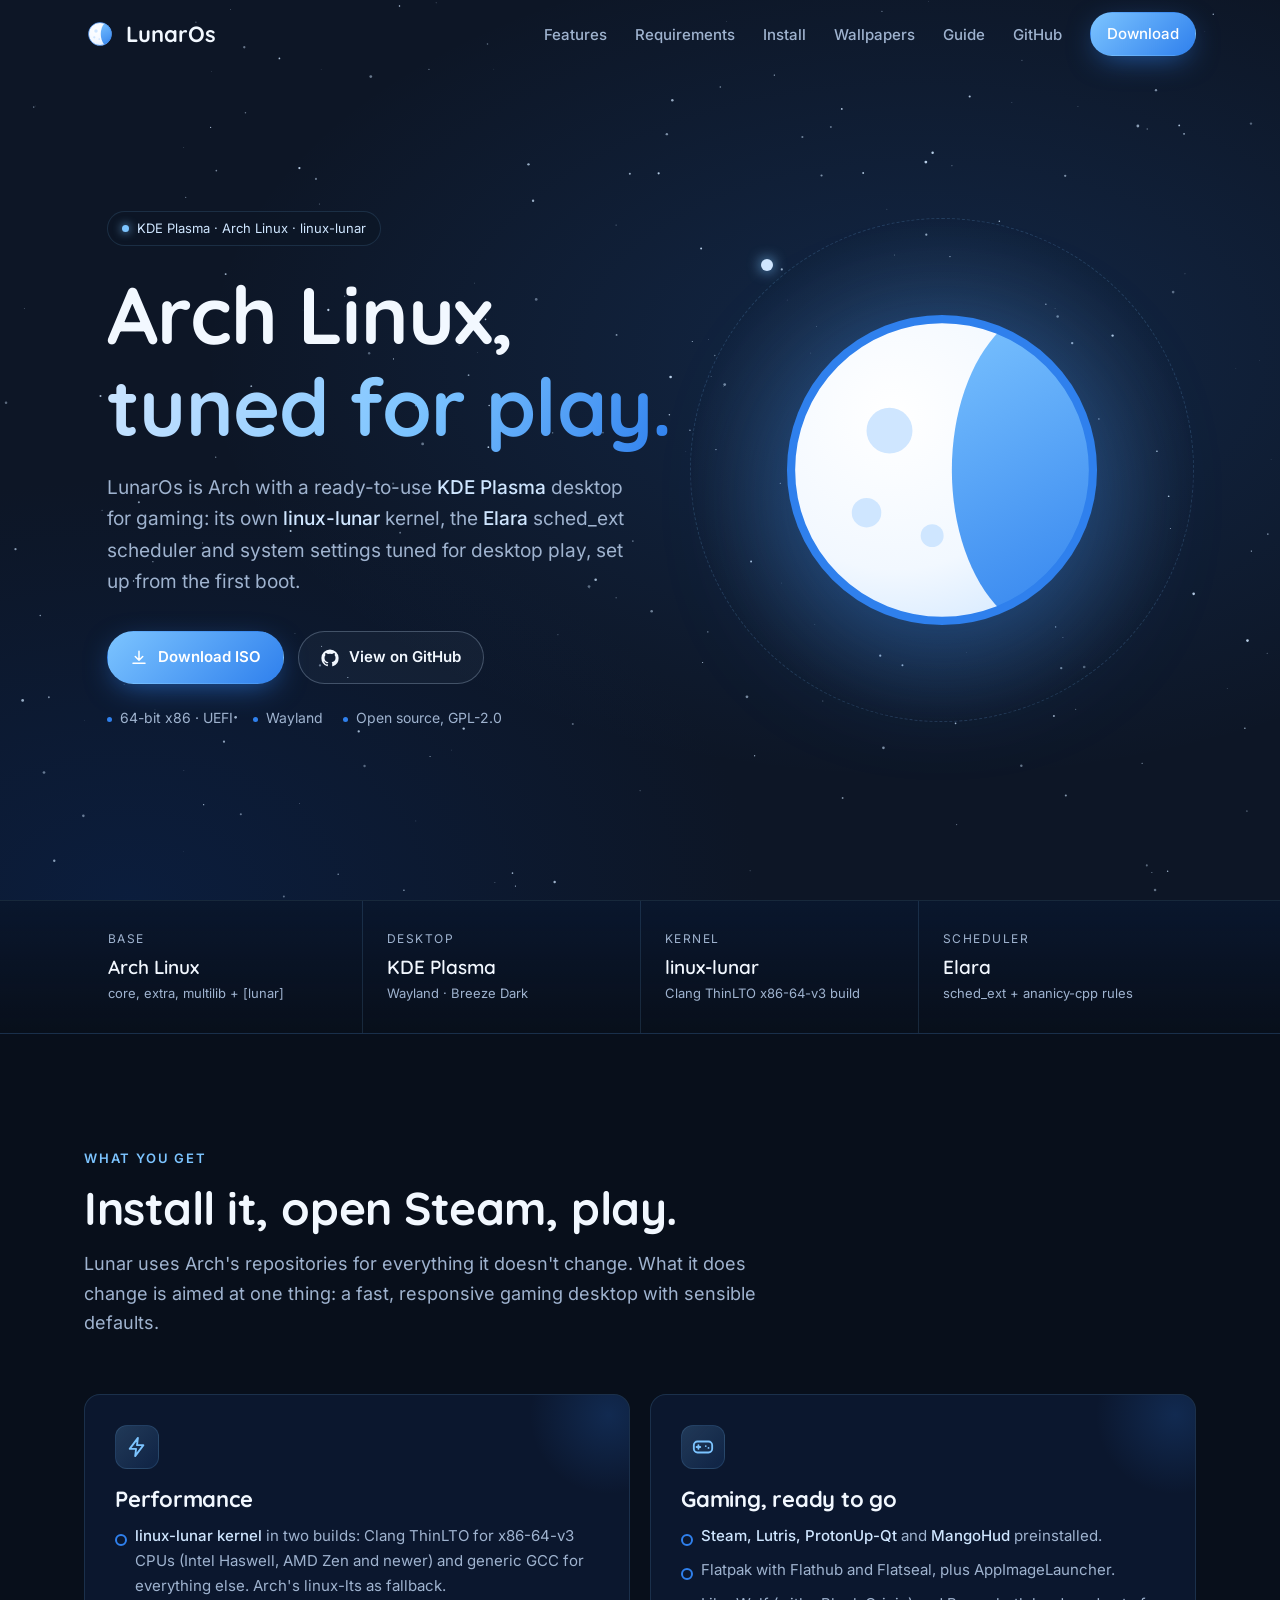
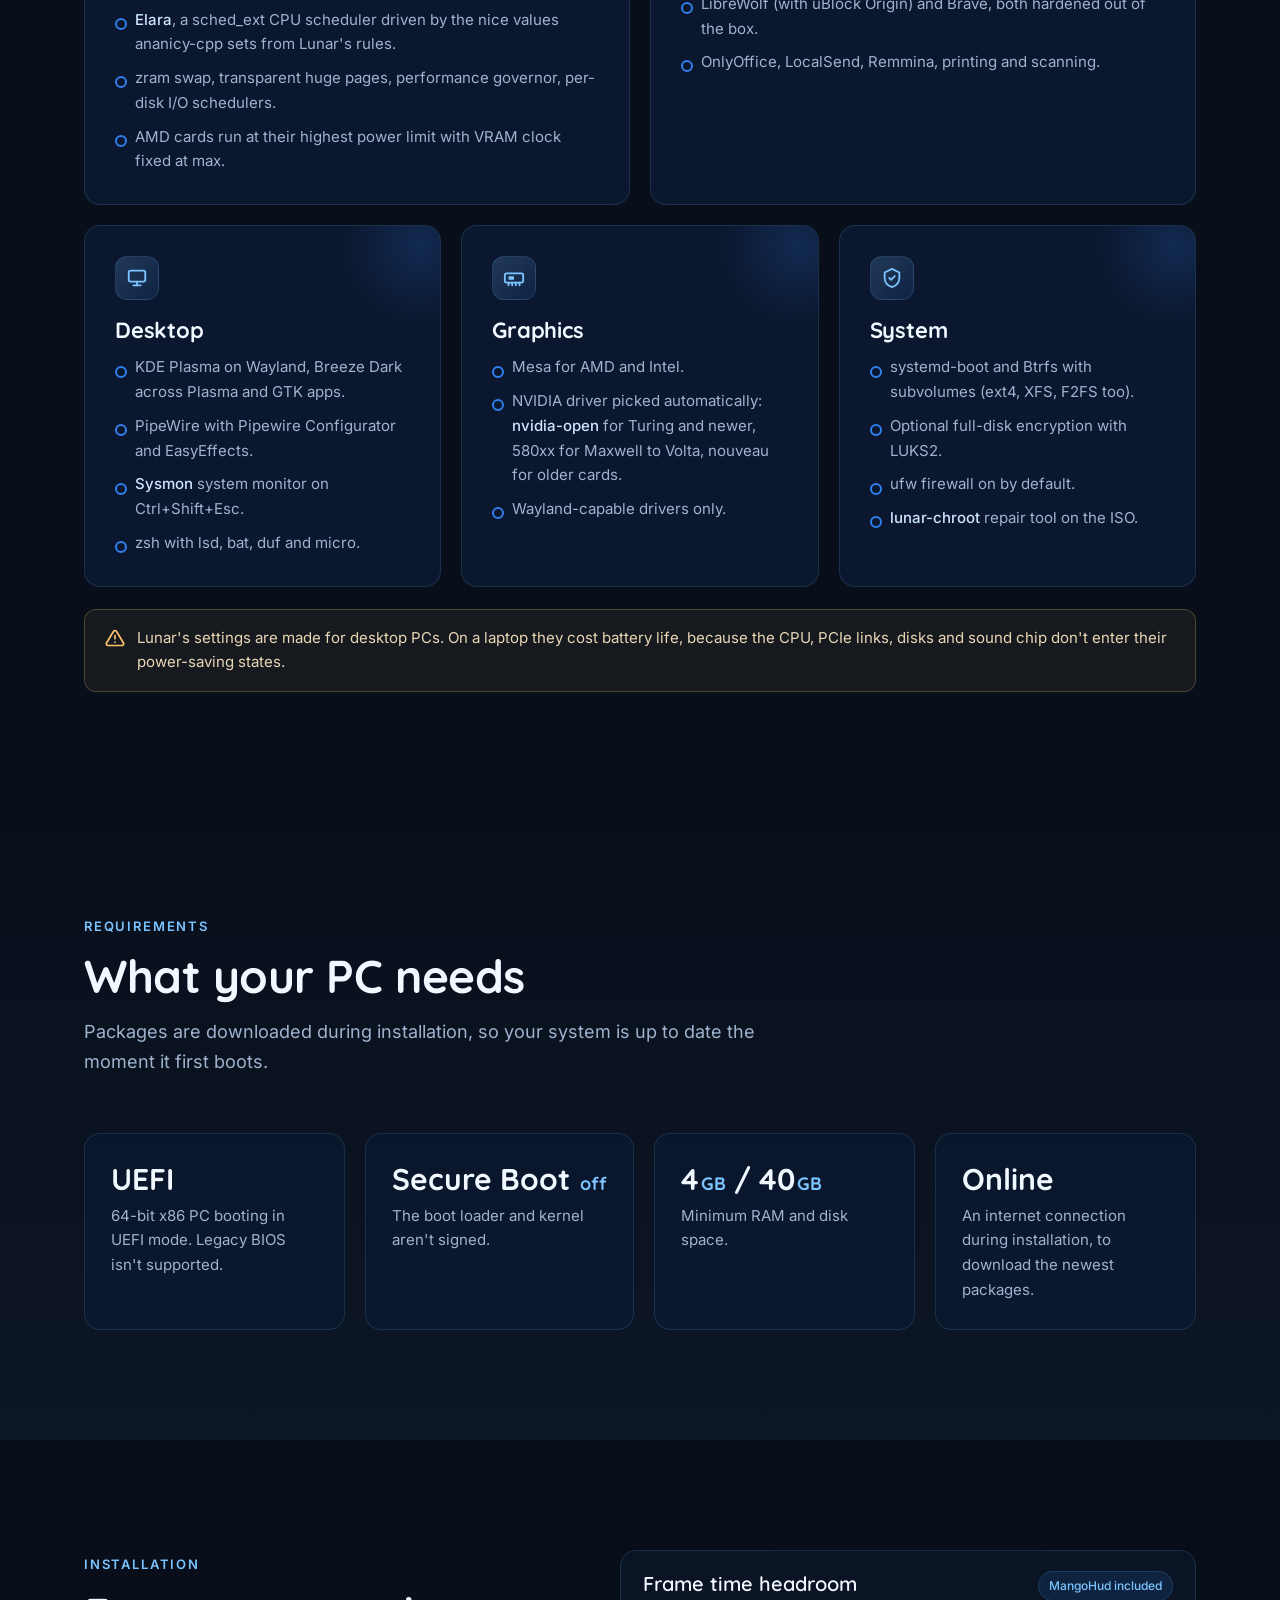
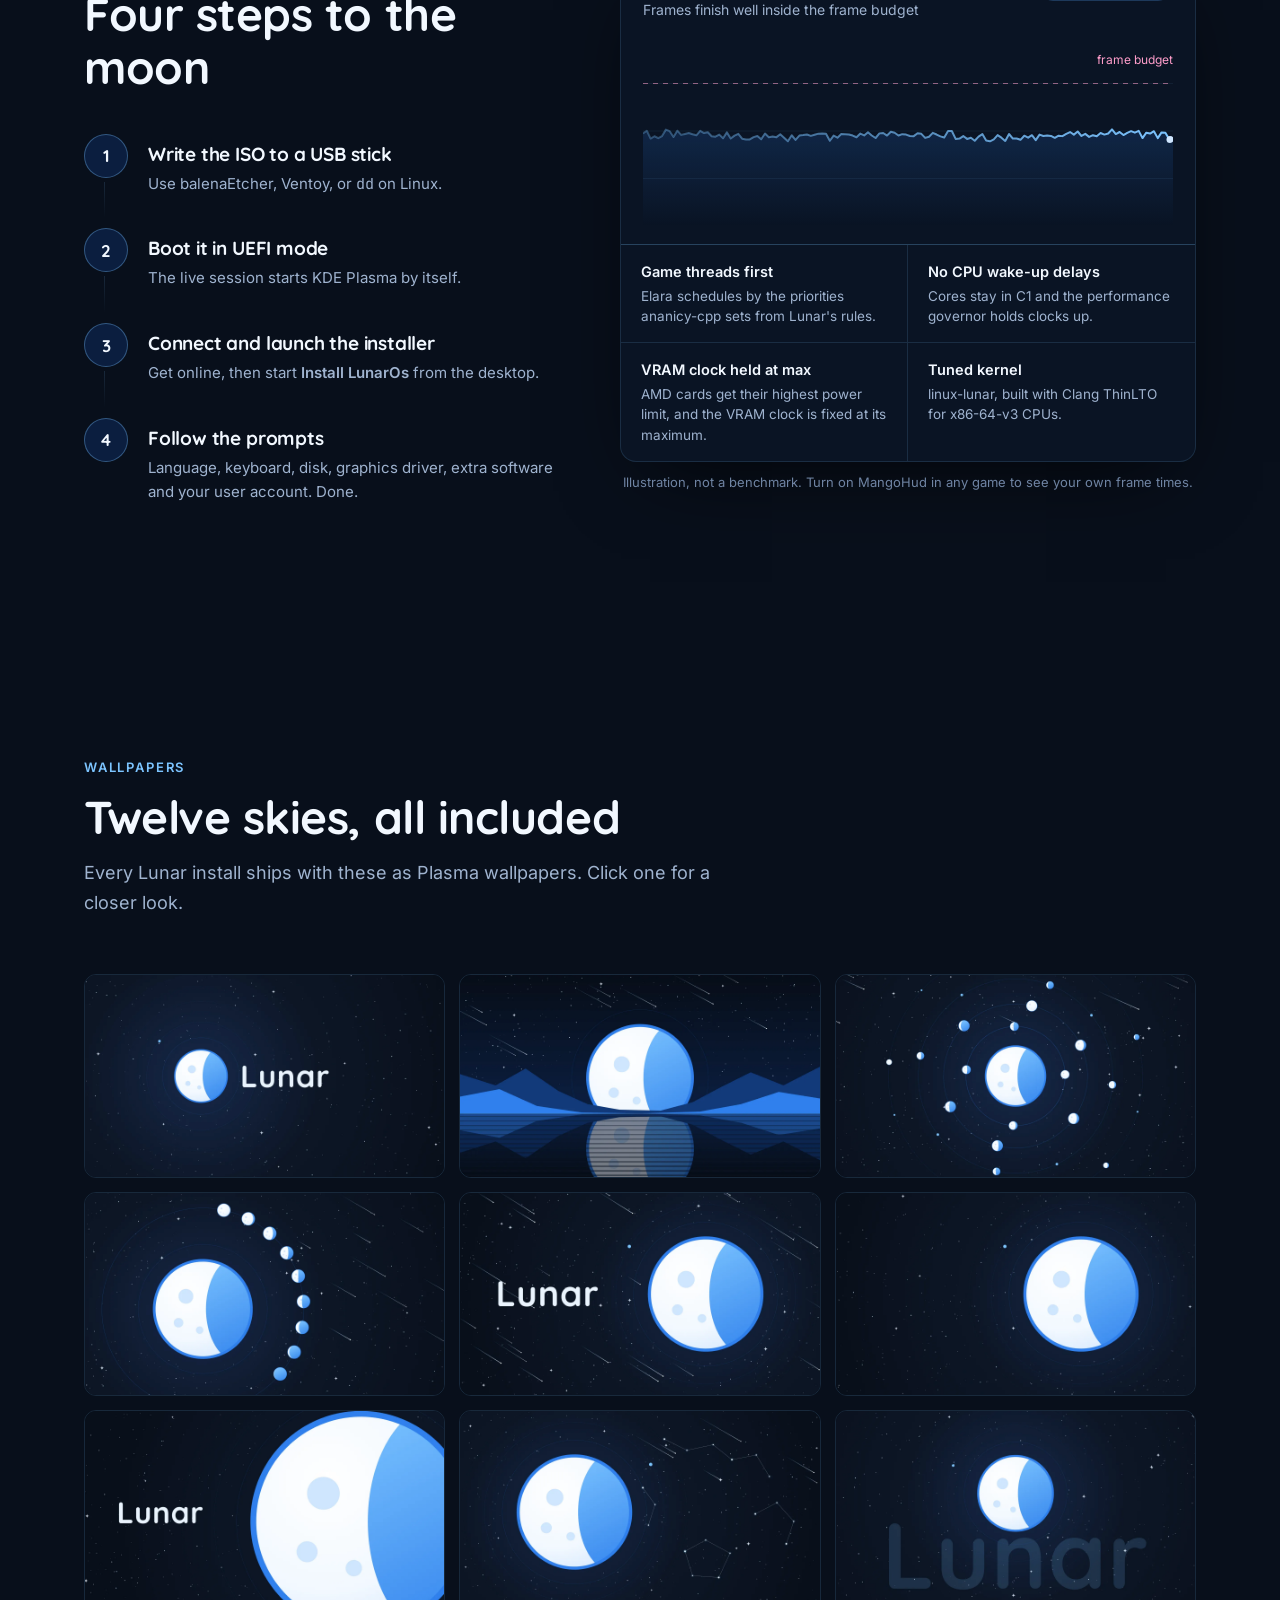
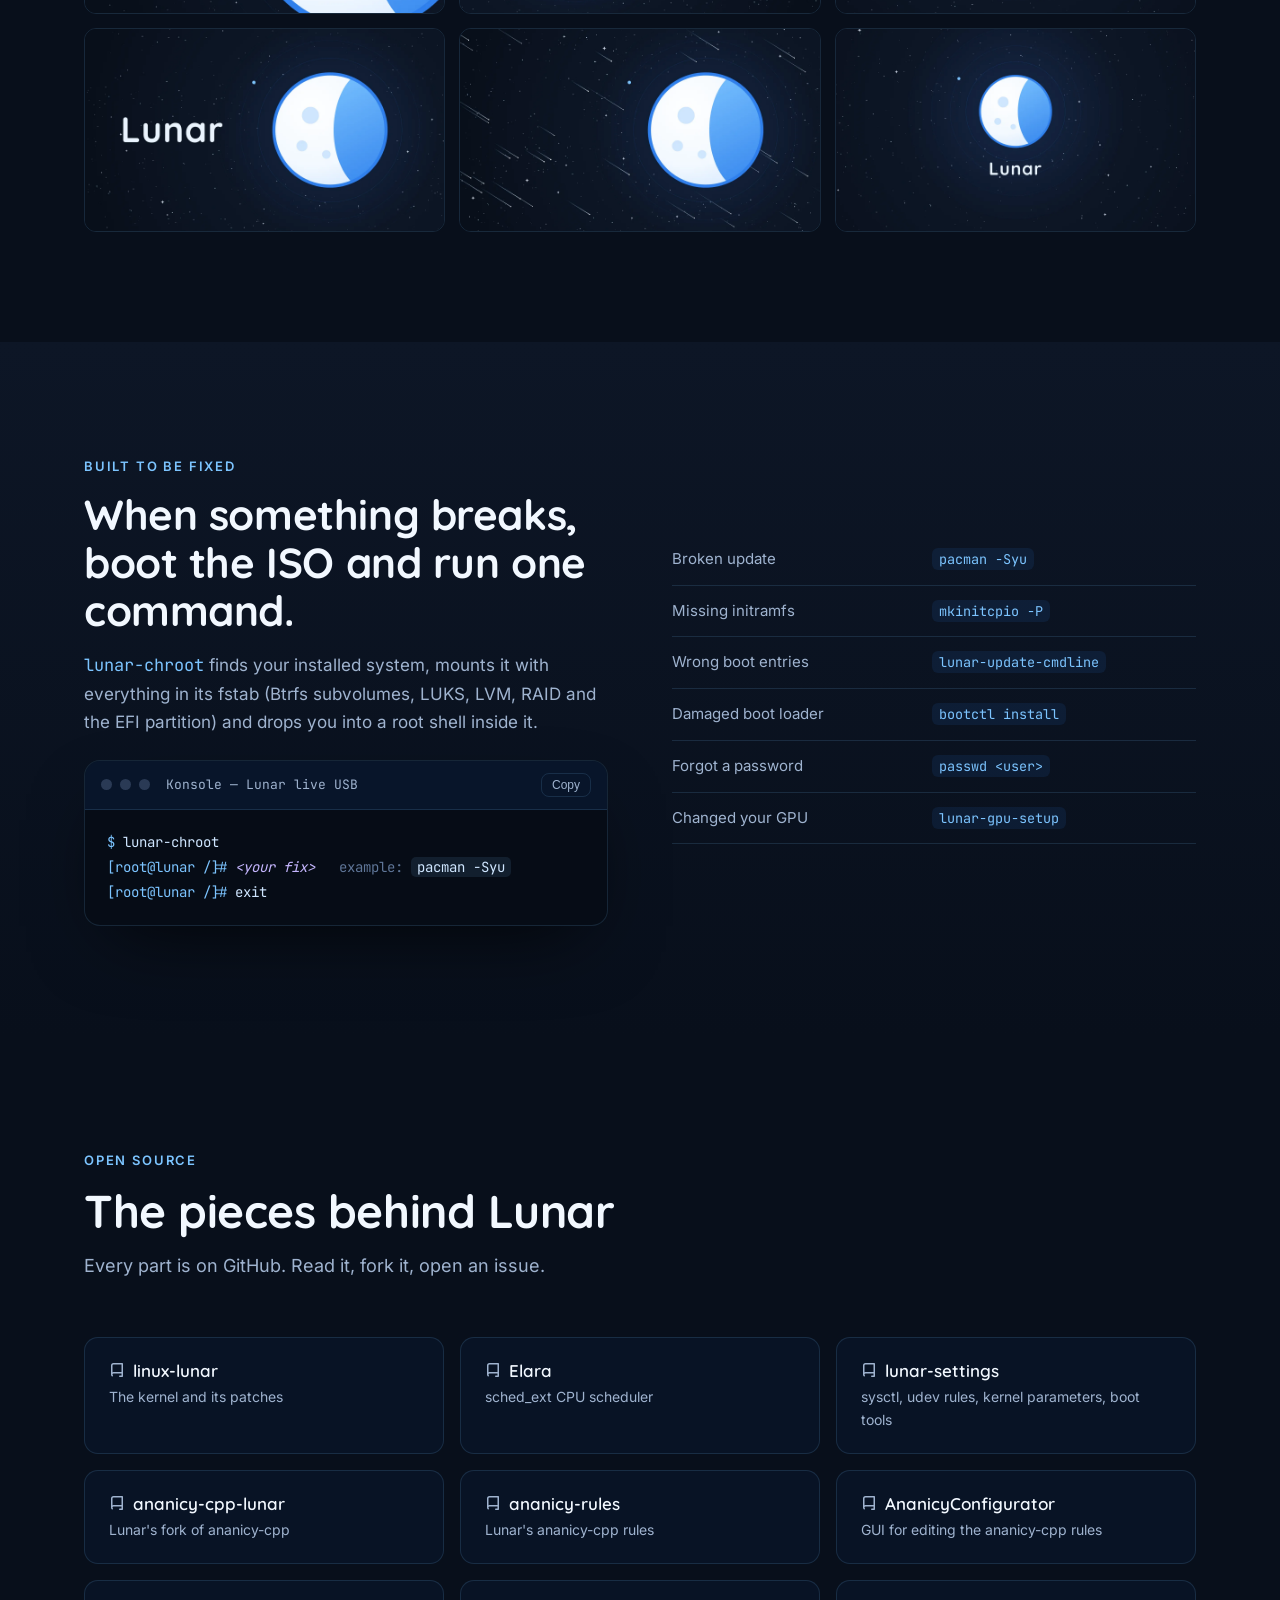
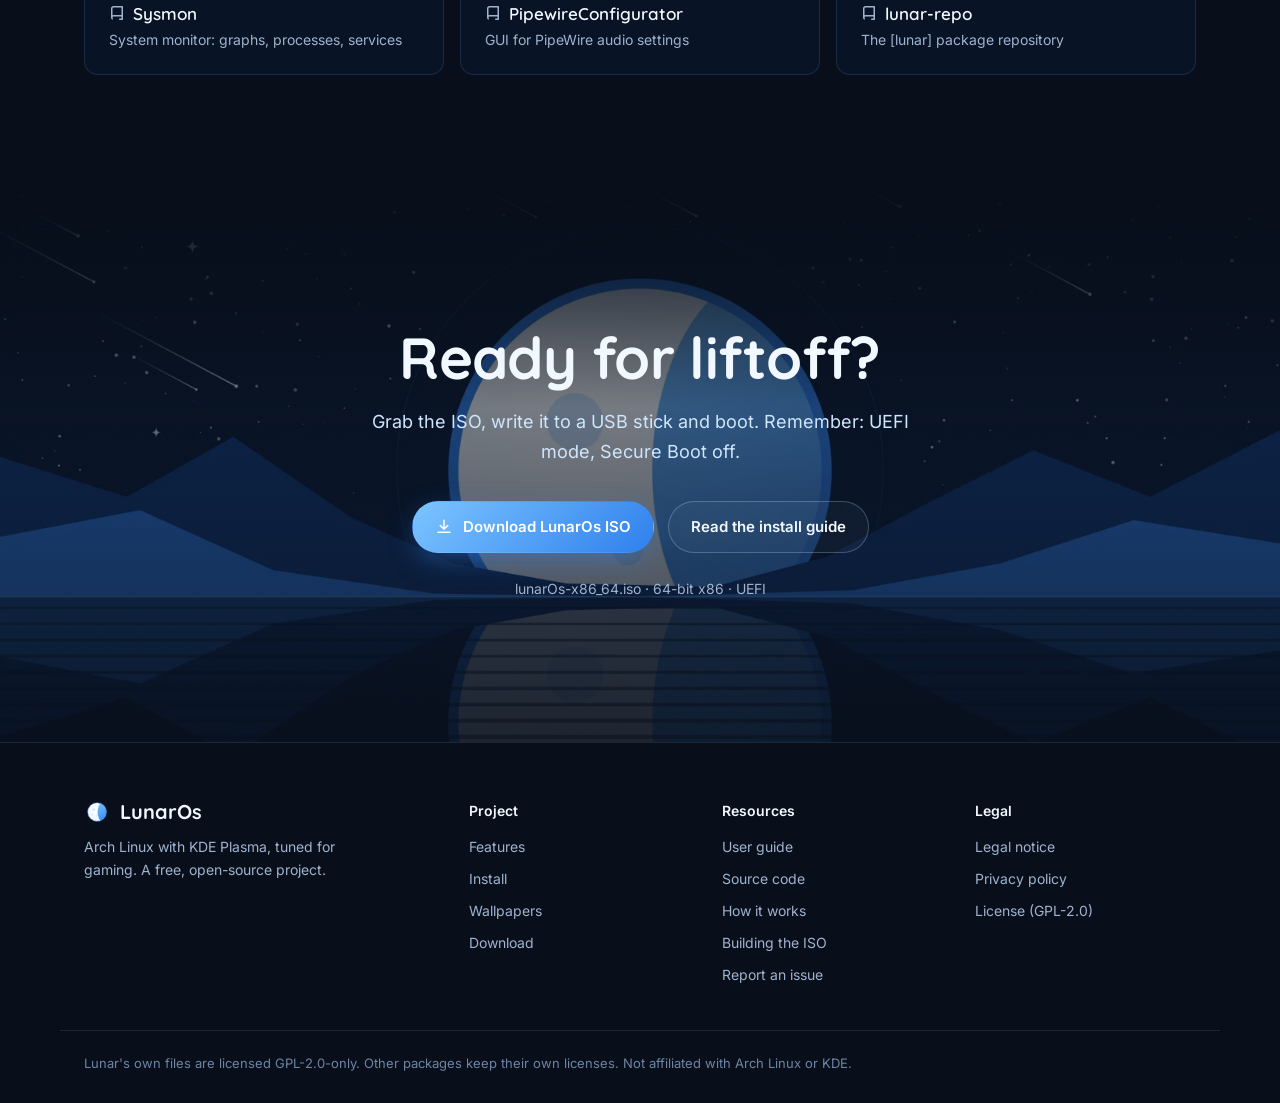
<file: index.html>
<!DOCTYPE html>
<html lang="en">
<head>
<meta charset="utf-8">
<meta name="viewport" content="width=device-width, initial-scale=1">
<title>LunarOs: Arch Linux tuned for gaming</title>
<meta name="description" content="LunarOs is Arch Linux with a ready-to-use KDE Plasma desktop for gaming: the linux-lunar kernel, the Elara sched_ext scheduler and settings tuned for desktop play.">
<meta property="og:title" content="LunarOs: Arch Linux tuned for gaming">
<meta property="og:description" content="KDE Plasma on Arch Linux, with the linux-lunar kernel, the Elara scheduler and settings tuned for desktop gaming.">
<meta property="og:image" content="assets/20-wordmark-lockup.webp">
<meta name="theme-color" content="#0d1626">
<link rel="icon" href="assets/lunar-logo.svg" type="image/svg+xml">
<link rel="stylesheet" href="assets/fonts/fonts.css">
<style>
:root{
  --ice:#f2f8ff; --frost:#cfe6ff; --sky:#7cc4ff; --blue:#2f80ed; --navy:#0b1e3f; --night:#0d1626;
  --deep:#080f1b; --line:rgba(124,196,255,.14); --muted:#9fb3cf; --card:rgba(15,32,62,.55);
  --radius:16px; --max:1160px;
}
*{box-sizing:border-box;margin:0;padding:0}
html{scroll-behavior:smooth}
body{background:var(--deep);color:var(--ice);font:16px/1.65 Inter,system-ui,-apple-system,Segoe UI,Roboto,sans-serif;-webkit-font-smoothing:antialiased;overflow-x:hidden}
a{color:var(--sky);text-decoration:none}
a:hover{color:var(--ice)}
img{max-width:100%;display:block}
code,pre{font-family:"JetBrains Mono",ui-monospace,Menlo,Consolas,monospace}
h1,h2,h3{font-family:Quicksand,Inter,sans-serif;line-height:1.15;letter-spacing:-.01em}
.wrap{max-width:var(--max);margin:0 auto;padding:0 24px}
.sr{position:absolute;width:1px;height:1px;overflow:hidden;clip:rect(0 0 0 0)}

/* nav */
.nav{position:fixed;inset:0 0 auto 0;z-index:50;transition:background .3s,border-color .3s;border-bottom:1px solid transparent}
.nav.scrolled{background:rgba(8,15,27,.82);backdrop-filter:blur(14px);-webkit-backdrop-filter:blur(14px);border-color:var(--line)}
.nav .wrap{display:flex;align-items:center;justify-content:space-between;height:68px}
.brand{display:flex;align-items:center;gap:10px;font:700 22px Quicksand,sans-serif;color:var(--ice)}
.brand img{width:32px;height:32px}
.links{display:flex;align-items:center;gap:28px;list-style:none}
.links a{color:var(--muted);font-size:15px;font-weight:500}
.links a:hover{color:var(--ice)}
.links a.btn-primary{color:#fff}
.menu-btn{display:none;background:none;border:0;color:var(--ice);cursor:pointer;padding:8px}

/* buttons */
.btn{display:inline-flex;align-items:center;gap:10px;padding:13px 22px;border-radius:999px;font-weight:600;font-size:15px;transition:transform .15s,box-shadow .2s,background .2s;border:1px solid transparent;cursor:pointer}
.btn svg{width:18px;height:18px;flex:none}
.btn-primary{background:linear-gradient(135deg,var(--sky),var(--blue));color:#fff;box-shadow:0 8px 30px -8px rgba(47,128,237,.7)}
.btn-primary:hover{color:#fff;transform:translateY(-1px);box-shadow:0 12px 36px -8px rgba(47,128,237,.9)}
.btn-ghost{border-color:rgba(207,230,255,.25);color:var(--ice);background:rgba(207,230,255,.04)}
.btn-ghost:hover{border-color:var(--sky);color:var(--ice)}
.btn-sm{padding:9px 16px;font-size:14px}

/* hero */
.hero{position:relative;min-height:min(100vh,980px);display:flex;align-items:center;padding:120px 0 80px;overflow:hidden;
  background:radial-gradient(1200px 700px at 72% 40%,rgba(47,128,237,.16),transparent 60%),radial-gradient(900px 600px at 10% 100%,rgba(11,30,63,.9),transparent 70%),var(--night)}
#stars{position:absolute;inset:0;width:100%;height:100%}
.hero .wrap{position:relative;display:grid;grid-template-columns:1.1fr .9fr;gap:40px;align-items:center}
.eyebrow{display:inline-flex;align-items:center;gap:8px;padding:6px 14px;border:1px solid var(--line);border-radius:999px;font-size:13px;color:var(--frost);background:rgba(13,22,38,.6)}
.eyebrow b{width:7px;height:7px;border-radius:50%;background:var(--sky);box-shadow:0 0 10px var(--sky)}
.hero h1{font-size:clamp(44px,6.4vw,80px);font-weight:700;margin:22px 0 20px}
.hero h1 span{background:linear-gradient(120deg,var(--frost),var(--sky) 55%,var(--blue));-webkit-background-clip:text;background-clip:text;color:transparent}
.lede{font-size:19px;color:var(--muted);max-width:540px}
.lede strong{color:var(--frost);font-weight:500}
.cta{display:flex;flex-wrap:wrap;gap:14px;margin:34px 0 22px}
.meta{display:flex;flex-wrap:wrap;gap:8px 20px;font-size:14px;color:var(--muted)}
.meta span::before{content:"";display:inline-block;width:5px;height:5px;border-radius:50%;background:var(--blue);margin-right:8px;vertical-align:middle}
.moon{position:relative;justify-self:center;width:min(420px,80vw);aspect-ratio:1}
.moon::before{content:"";position:absolute;inset:-18%;border-radius:50%;background:radial-gradient(circle,rgba(124,196,255,.28),transparent 62%);animation:glow 6s ease-in-out infinite}
.moon img{position:relative;width:100%;height:100%;filter:drop-shadow(0 30px 60px rgba(47,128,237,.35));animation:float 9s ease-in-out infinite}
.orbit{position:absolute;inset:-10%;border:1px dashed rgba(124,196,255,.18);border-radius:50%;animation:spin 80s linear infinite}
.orbit::after{content:"";position:absolute;top:8%;left:14%;width:12px;height:12px;border-radius:50%;background:var(--frost);box-shadow:0 0 14px var(--sky)}
@keyframes float{50%{transform:translateY(-14px)}}
@keyframes glow{50%{opacity:.6}}
@keyframes spin{to{transform:rotate(360deg)}}

/* spec strip */
.specs{border-top:1px solid var(--line);border-bottom:1px solid var(--line);background:linear-gradient(180deg,rgba(11,30,63,.5),rgba(8,15,27,.2))}
.specs .wrap{display:grid;grid-template-columns:repeat(4,1fr)}
.spec{padding:28px 24px;border-left:1px solid var(--line)}
.spec:first-child{border-left:0}
.spec small{display:block;font-size:12px;text-transform:uppercase;letter-spacing:.12em;color:var(--muted);margin-bottom:6px}
.spec strong{font:600 19px Quicksand,sans-serif;color:var(--ice)}
.spec em{display:block;font-style:normal;font-size:13px;color:var(--muted);margin-top:2px}

/* sections */
section{padding:110px 0}
.head{max-width:680px;margin-bottom:56px}
.kicker{font-size:13px;font-weight:600;letter-spacing:.14em;text-transform:uppercase;color:var(--sky)}
.head h2{font-size:clamp(32px,4vw,46px);margin:12px 0 14px}
.head p{color:var(--muted);font-size:18px}

/* features */
.grid{display:grid;grid-template-columns:repeat(6,1fr);gap:20px}
.card{grid-column:span 2;position:relative;padding:30px;border:1px solid var(--line);border-radius:var(--radius);background:var(--card);overflow:hidden;transition:border-color .25s,transform .25s}
.card:hover{border-color:rgba(124,196,255,.38);transform:translateY(-3px)}
.card.wide{grid-column:span 3}
.card::before{content:"";position:absolute;top:-60px;right:-60px;width:160px;height:160px;border-radius:50%;background:radial-gradient(circle,rgba(47,128,237,.18),transparent 70%)}
.icon{width:44px;height:44px;border-radius:12px;display:grid;place-items:center;background:linear-gradient(135deg,rgba(124,196,255,.2),rgba(47,128,237,.12));border:1px solid var(--line);margin-bottom:18px}
.icon svg{width:22px;height:22px;stroke:var(--sky)}
.card h3{font-size:22px;margin-bottom:12px}
.card ul{list-style:none;display:grid;gap:9px}
.card li{position:relative;padding-left:20px;color:var(--muted);font-size:15px}
.card li::before{content:"";position:absolute;left:0;top:.68em;width:8px;height:8px;border-radius:50%;border:2px solid var(--blue)}
.card li b{color:var(--frost);font-weight:500}
.note{margin-top:22px;display:flex;gap:12px;align-items:flex-start;padding:16px 20px;border-radius:12px;border:1px solid rgba(255,196,107,.25);background:rgba(255,196,107,.06);color:#e9d6b4;font-size:15px}
.note svg{flex:none;width:20px;height:20px;margin-top:2px;stroke:#ffc46b}

/* requirements */
.req{background:linear-gradient(180deg,var(--deep),var(--night))}
.req-grid{display:grid;grid-template-columns:repeat(4,1fr);gap:20px}
.req-item{padding:26px;border-radius:var(--radius);border:1px solid var(--line);background:rgba(11,30,63,.35)}
.req-item .big{white-space:nowrap;font:700 30px Quicksand,sans-serif;color:var(--ice);display:block}
.req-item .big small{font-size:18px;color:var(--sky);margin-left:2px}
.req-item p{color:var(--muted);font-size:15px;margin-top:6px}

/* install */
.hero .wrap>*,.install .wrap>*,.tools .wrap>*{min-width:0}
.install .wrap{display:grid;grid-template-columns:.9fr 1.1fr;gap:64px;align-items:start}
.steps{list-style:none;counter-reset:s;display:grid;gap:4px}
.steps li{counter-increment:s;position:relative;padding:4px 0 28px 64px}
.steps li::before{content:counter(s);position:absolute;left:0;top:0;width:42px;height:42px;border-radius:50%;display:grid;place-items:center;font:700 17px Quicksand,sans-serif;color:var(--ice);background:var(--navy);border:1px solid rgba(124,196,255,.35)}
.steps li:not(:last-child)::after{content:"";position:absolute;left:20px;top:48px;bottom:6px;width:1px;background:linear-gradient(var(--line),transparent)}
.steps h3{font-size:19px;margin:6px 0 6px}
.steps p{color:var(--muted);font-size:15px}
.term{border:1px solid var(--line);border-radius:var(--radius);background:#060c16;overflow:hidden;box-shadow:0 30px 80px -30px rgba(0,0,0,.8)}
.term-bar{display:flex;align-items:center;gap:8px;padding:12px 16px;border-bottom:1px solid var(--line);background:rgba(11,30,63,.5)}
.term-bar i{width:11px;height:11px;border-radius:50%;background:#2a3a55}
.term-bar span{margin-left:8px;font-size:13px;color:var(--muted);font-family:"JetBrains Mono",monospace}
.term-bar button{margin-left:auto;background:none;border:1px solid var(--line);color:var(--muted);border-radius:8px;padding:4px 10px;font-size:12px;cursor:pointer}
.term-bar button:hover{color:var(--ice);border-color:var(--sky)}
.term pre{padding:20px 22px;font-size:14px;line-height:1.8;overflow-x:auto;color:var(--frost)}
.term .c{color:#5f7698}.term .ph{color:#c4b5fd;font-style:italic}.term .eg{color:#5f7698}.term .eg b{font-weight:400;color:var(--frost);background:rgba(124,196,255,.1);padding:1px 6px;border-radius:5px}.term .p{color:var(--sky)}.term .k{color:#9ce3b5}
.term + .term{margin-top:20px}


/* frame time panel */
.ft{border:1px solid var(--line);border-radius:var(--radius);background:#0a1424;overflow:hidden;box-shadow:0 30px 80px -30px rgba(0,0,0,.8)}
.ft-head{display:flex;align-items:flex-start;justify-content:space-between;gap:12px;padding:20px 22px 0}
.ft-head strong{display:block;font:600 20px Quicksand,sans-serif;color:var(--ice)}
.ft-head div span{font-size:14px;color:var(--muted)}
.ft-tag{flex:none;font-size:12px;font-weight:500;color:var(--sky);background:rgba(47,128,237,.14);border:1px solid var(--line);padding:4px 10px;border-radius:999px;white-space:nowrap}
.ft-graph{position:relative;height:190px;margin:14px 22px 0}
.ft-graph canvas{position:absolute;inset:0;width:100%;height:100%}
.ft-budget{position:absolute;right:0;top:14px;font-size:12px;color:#ff9ecb;background:#0a1424;padding:0 0 0 8px}
.ft-why{list-style:none;display:grid;grid-template-columns:repeat(2,minmax(0,1fr));gap:1px;background:var(--line);border-top:1px solid var(--line);margin-top:18px}
.ft-why li{background:#0a1424;padding:16px 20px;font-size:13.5px;color:var(--muted);line-height:1.5}
.ft-why strong{display:block;color:var(--ice);font-weight:600;font-size:14.5px;margin-bottom:3px}
.ft-cap{margin-top:10px;font-size:13px;color:#6f84a3;text-align:center}
@media (max-width:600px){.ft-why{grid-template-columns:1fr}.ft-head{flex-direction:column}.ft-graph{height:150px}}

/* wallpapers */
.gallery{display:grid;grid-template-columns:repeat(3,1fr);gap:14px}
.gallery button{all:unset;cursor:zoom-in;border-radius:12px;overflow:hidden;border:1px solid var(--line);aspect-ratio:16/9;position:relative}
.gallery button:focus-visible{outline:2px solid var(--sky);outline-offset:2px}
.gallery img{width:100%;height:100%;object-fit:cover;transition:transform .5s}
.gallery button:hover img{transform:scale(1.05)}
.lightbox{position:fixed;inset:0;z-index:100;background:rgba(4,8,15,.94);display:none;align-items:center;justify-content:center;padding:4vw;cursor:zoom-out}
.lightbox.open{display:flex}
.lightbox img{max-height:90vh;border-radius:12px;box-shadow:0 30px 80px rgba(0,0,0,.6)}

/* tools */
.tools{background:linear-gradient(180deg,var(--night),var(--deep))}
.tools .wrap{display:grid;grid-template-columns:1fr 1fr;gap:64px;align-items:center}
.table{width:100%;border-collapse:collapse;font-size:15px}
.table td{padding:13px 0;border-bottom:1px solid var(--line);vertical-align:top}
.table td:first-child{color:var(--muted);padding-right:20px}
.table code{color:var(--sky);font-size:13.5px;background:rgba(47,128,237,.1);padding:2px 7px;border-radius:6px;white-space:nowrap}

/* ecosystem */
.repos{display:grid;grid-template-columns:repeat(3,minmax(0,1fr));gap:16px}
.repo{display:block;padding:22px 24px;border-radius:14px;border:1px solid var(--line);background:rgba(11,30,63,.3);transition:border-color .2s,background .2s}
.repo:hover{border-color:rgba(124,196,255,.4);background:rgba(11,30,63,.6)}
.repo strong{display:flex;align-items:center;gap:8px;font:600 17px Quicksand,sans-serif;color:var(--ice)}
.repo strong svg{width:16px;height:16px;fill:var(--muted)}
.repo span{display:block;color:var(--muted);font-size:14px;margin-top:4px}

/* download cta */
.final{position:relative;text-align:center;overflow:hidden;padding:140px 0;background:url("assets/26-busy-moonlit-lake.webp") center/cover}
.final::before{content:"";position:absolute;inset:0;background:linear-gradient(180deg,var(--deep) 0%,rgba(8,15,27,.55) 40%,rgba(8,15,27,.8) 100%)}
.final .wrap{position:relative}
.final h2{font-size:clamp(36px,5vw,58px);margin-bottom:16px}
.final p{color:var(--frost);font-size:18px;max-width:560px;margin:0 auto}
.final .cta{justify-content:center}
.final small{color:var(--muted);font-size:14px}

footer{border-top:1px solid var(--line);padding:56px 0 28px;color:var(--muted);font-size:14px}
.foot{display:grid;grid-template-columns:1.6fr repeat(3,minmax(0,1fr));gap:32px}
.foot-brand .brand{font-size:20px;margin-bottom:10px}.foot-brand .brand img{width:26px;height:26px}
.foot-brand p{max-width:280px}
.foot-col{display:flex;flex-direction:column;gap:9px}
.foot-col b{color:var(--ice);font-weight:600;margin-bottom:4px}
.foot-col a{color:var(--muted)}.foot-col a:hover{color:var(--ice)}
.foot-base{margin-top:44px;padding-top:22px;border-top:1px solid var(--line);font-size:13px;color:#6f84a3}
@media(max-width:720px){.foot{grid-template-columns:repeat(2,minmax(0,1fr))}.foot-brand{grid-column:1/-1}}

/* reveal */
.reveal{opacity:0;transform:translateY(24px);transition:opacity .8s ease,transform .8s ease}
.reveal.in{opacity:1;transform:none}

@media (max-width:980px){
  .hero .wrap,.install .wrap,.tools .wrap{grid-template-columns:1fr}
  .moon{order:-1;width:min(260px,60vw)}
  .hero{text-align:left}
  .specs .wrap,.req-grid{grid-template-columns:repeat(2,1fr)}
  .spec:nth-child(3){border-left:0}
  .spec{border-top:1px solid var(--line)}.spec:nth-child(-n+2){border-top:0}
  .card,.card.wide{grid-column:span 3}
  .repos{grid-template-columns:repeat(2,1fr)}
  .gallery{grid-template-columns:repeat(2,1fr)}
}
@media (max-width:720px){
  section{padding:80px 0}
  .links{display:none;position:absolute;top:68px;left:0;right:0;flex-direction:column;align-items:flex-start;gap:0;padding:8px 24px 20px;background:rgba(8,15,27,.97);border-bottom:1px solid var(--line)}
  .links.open{display:flex}
  .links li{width:100%}.links a{display:block;padding:12px 0}
  .menu-btn{display:block}
  .card,.card.wide{grid-column:span 6}
  .req-grid,.repos{grid-template-columns:1fr}
  .lede{font-size:17px}
}
@media (prefers-reduced-motion:reduce){
  *{animation:none!important;transition:none!important}
  .reveal{opacity:1;transform:none}
  html{scroll-behavior:auto}
}
</style>
</head>
<body>

<header class="nav" id="nav">
  <div class="wrap">
    <a class="brand" href="#top"><img src="assets/lunar-logo.svg" alt="">LunarOs</a>
    <button class="menu-btn" aria-label="Menu" aria-expanded="false" id="menuBtn">
      <svg width="24" height="24" viewBox="0 0 24 24" fill="none" stroke="currentColor" stroke-width="2"><path d="M4 7h16M4 12h16M4 17h16"/></svg>
    </button>
    <ul class="links" id="links">
      <li><a href="#features">Features</a></li>
      <li><a href="#requirements">Requirements</a></li>
      <li><a href="#install">Install</a></li>
      <li><a href="#wallpapers">Wallpapers</a></li>
      <li><a href="guide.html">Guide</a></li>
      <li><a href="https://github.com/WhitePeace36/LunarOs" target="_blank" rel="noopener">GitHub</a></li>
      <li><a class="btn btn-primary btn-sm" href="isos/lunarOs-x86_64.iso" download>Download</a></li>
    </ul>
  </div>
</header>

<main id="top">
<section class="hero">
  <canvas id="stars" aria-hidden="true"></canvas>
  <div class="wrap">
    <div>
      <span class="eyebrow"><b></b>KDE Plasma &middot; Arch Linux &middot; linux-lunar</span>
      <h1>Arch Linux,<br><span>tuned for play.</span></h1>
      <p class="lede">LunarOs is Arch with a ready-to-use <strong>KDE Plasma</strong> desktop for gaming: its own <strong>linux-lunar</strong> kernel, the <strong>Elara</strong> sched_ext scheduler and system settings tuned for desktop play, set up from the first boot.</p>
      <div class="cta">
        <a class="btn btn-primary" href="isos/lunarOs-x86_64.iso" download>
          <svg viewBox="0 0 24 24" fill="none" stroke="currentColor" stroke-width="2" stroke-linecap="round" stroke-linejoin="round"><path d="M12 3v12m0 0l-5-5m5 5l5-5M4 19h16"/></svg>
          Download ISO
        </a>
        <a class="btn btn-ghost" href="https://github.com/WhitePeace36/LunarOs" target="_blank" rel="noopener">
          <svg viewBox="0 0 24 24" fill="currentColor"><path d="M12 .5A11.5 11.5 0 0 0 .5 12a11.5 11.5 0 0 0 7.86 10.92c.58.1.79-.25.79-.56v-2c-3.2.7-3.88-1.37-3.88-1.37-.52-1.33-1.28-1.69-1.28-1.69-1.04-.71.08-.7.08-.7 1.16.08 1.77 1.19 1.77 1.19 1.03 1.76 2.7 1.25 3.36.96.1-.75.4-1.25.73-1.54-2.55-.29-5.24-1.28-5.24-5.68 0-1.26.45-2.28 1.19-3.09-.12-.29-.52-1.46.11-3.05 0 0 .97-.31 3.17 1.18a11 11 0 0 1 5.77 0c2.2-1.49 3.17-1.18 3.17-1.18.63 1.59.23 2.76.11 3.05.74.81 1.19 1.83 1.19 3.09 0 4.41-2.69 5.38-5.25 5.67.41.36.78 1.06.78 2.14v3.17c0 .31.21.67.8.56A11.5 11.5 0 0 0 23.5 12 11.5 11.5 0 0 0 12 .5z"/></svg>
          View on GitHub
        </a>
      </div>
      <div class="meta"><span>64-bit x86 &middot; UEFI</span><span>Wayland</span><span>Open source, GPL-2.0</span></div>
    </div>
    <div class="moon" aria-hidden="true">
      <div class="orbit"></div>
      <img src="assets/lunar-logo.svg" alt="">
    </div>
  </div>
</section>

<div class="specs">
  <div class="wrap">
    <div class="spec"><small>Base</small><strong>Arch Linux</strong><em>core, extra, multilib + [lunar]</em></div>
    <div class="spec"><small>Desktop</small><strong>KDE Plasma</strong><em>Wayland &middot; Breeze Dark</em></div>
    <div class="spec"><small>Kernel</small><strong>linux-lunar</strong><em>Clang ThinLTO x86-64-v3 build</em></div>
    <div class="spec"><small>Scheduler</small><strong>Elara</strong><em>sched_ext + ananicy-cpp rules</em></div>
  </div>
</div>

<section id="features">
  <div class="wrap">
    <div class="head reveal">
      <span class="kicker">What you get</span>
      <h2>Install it, open Steam, play.</h2>
      <p>Lunar uses Arch's repositories for everything it doesn't change. What it does change is aimed at one thing: a fast, responsive gaming desktop with sensible defaults.</p>
    </div>
    <div class="grid">
      <article class="card wide reveal">
        <div class="icon"><svg viewBox="0 0 24 24" fill="none" stroke-width="2" stroke-linecap="round" stroke-linejoin="round"><path d="M13 2L4 14h7l-1 8 9-12h-7l1-8z"/></svg></div>
        <h3>Performance</h3>
        <ul>
          <li><b>linux-lunar kernel</b> in two builds: Clang ThinLTO for x86-64-v3 CPUs (Intel Haswell, AMD Zen and newer) and generic GCC for everything else. Arch's linux-lts as fallback.</li>
          <li><b>Elara</b>, a sched_ext CPU scheduler driven by the nice values ananicy-cpp sets from Lunar's rules.</li>
          <li>zram swap, transparent huge pages, performance governor, per-disk I/O schedulers.</li>
          <li>AMD cards run at their highest power limit with VRAM clock fixed at max.</li>
        </ul>
      </article>
      <article class="card wide reveal">
        <div class="icon"><svg viewBox="0 0 24 24" fill="none" stroke-width="2" stroke-linecap="round" stroke-linejoin="round"><rect x="2" y="6" width="20" height="12" rx="4"/><path d="M7 10v4M5 12h4M15 11h.01M18 13h.01"/></svg></div>
        <h3>Gaming, ready to go</h3>
        <ul>
          <li><b>Steam, Lutris, ProtonUp-Qt</b> and <b>MangoHud</b> preinstalled.</li>
          <li>Flatpak with Flathub and Flatseal, plus AppImageLauncher.</li>
          <li>LibreWolf (with uBlock Origin) and Brave, both hardened out of the box.</li>
          <li>OnlyOffice, LocalSend, Remmina, printing and scanning.</li>
        </ul>
      </article>
      <article class="card reveal">
        <div class="icon"><svg viewBox="0 0 24 24" fill="none" stroke-width="2" stroke-linecap="round" stroke-linejoin="round"><rect x="3" y="4" width="18" height="12" rx="2"/><path d="M8 20h8M12 16v4"/></svg></div>
        <h3>Desktop</h3>
        <ul>
          <li>KDE Plasma on Wayland, Breeze Dark across Plasma and GTK apps.</li>
          <li>PipeWire with Pipewire Configurator and EasyEffects.</li>
          <li><b>Sysmon</b> system monitor on Ctrl+Shift+Esc.</li>
          <li>zsh with lsd, bat, duf and micro.</li>
        </ul>
      </article>
      <article class="card reveal">
        <div class="icon"><svg viewBox="0 0 24 24" fill="none" stroke-width="2" stroke-linecap="round" stroke-linejoin="round"><rect x="2" y="7" width="20" height="10" rx="2"/><path d="M6 17v3M10 17v3M14 17v3M18 17v3M7 11h4v2H7z"/></svg></div>
        <h3>Graphics</h3>
        <ul>
          <li>Mesa for AMD and Intel.</li>
          <li>NVIDIA driver picked automatically: <b>nvidia-open</b> for Turing and newer, 580xx for Maxwell to Volta, nouveau for older cards.</li>
          <li>Wayland-capable drivers only.</li>
        </ul>
      </article>
      <article class="card reveal">
        <div class="icon"><svg viewBox="0 0 24 24" fill="none" stroke-width="2" stroke-linecap="round" stroke-linejoin="round"><path d="M12 2l8 4v6c0 5-3.5 8.5-8 10-4.5-1.5-8-5-8-10V6l8-4z"/><path d="M9 12l2 2 4-4"/></svg></div>
        <h3>System</h3>
        <ul>
          <li>systemd-boot and Btrfs with subvolumes (ext4, XFS, F2FS too).</li>
          <li>Optional full-disk encryption with LUKS2.</li>
          <li>ufw firewall on by default.</li>
          <li><b>lunar-chroot</b> repair tool on the ISO.</li>
        </ul>
      </article>
    </div>
    <div class="note reveal">
      <svg viewBox="0 0 24 24" fill="none" stroke-width="2" stroke-linecap="round" stroke-linejoin="round"><path d="M12 9v4M12 17h.01M10.3 3.9L1.8 18a2 2 0 0 0 1.7 3h17a2 2 0 0 0 1.7-3L13.7 3.9a2 2 0 0 0-3.4 0z"/></svg>
      <span>Lunar's settings are made for desktop PCs. On a laptop they cost battery life, because the CPU, PCIe links, disks and sound chip don't enter their power-saving states.</span>
    </div>
  </div>
</section>

<section class="req" id="requirements">
  <div class="wrap">
    <div class="head reveal">
      <span class="kicker">Requirements</span>
      <h2>What your PC needs</h2>
      <p>Packages are downloaded during installation, so your system is up to date the moment it first boots.</p>
    </div>
    <div class="req-grid">
      <div class="req-item reveal"><span class="big">UEFI</span><p>64-bit x86 PC booting in UEFI mode. Legacy BIOS isn't supported.</p></div>
      <div class="req-item reveal"><span class="big">Secure Boot <small>off</small></span><p>The boot loader and kernel aren't signed.</p></div>
      <div class="req-item reveal"><span class="big">4<small>GB</small> / 40<small>GB</small></span><p>Minimum RAM and disk space.</p></div>
      <div class="req-item reveal"><span class="big">Online</span><p>An internet connection during installation, to download the newest packages.</p></div>
    </div>
  </div>
</section>

<section class="install" id="install">
  <div class="wrap">
    <div>
      <div class="head reveal" style="margin-bottom:40px">
        <span class="kicker">Installation</span>
        <h2>Four steps to the moon</h2>
      </div>
      <ol class="steps">
        <li class="reveal"><h3>Write the ISO to a USB stick</h3><p>Use balenaEtcher, Ventoy, or <code>dd</code> on Linux.</p></li>
        <li class="reveal"><h3>Boot it in UEFI mode</h3><p>The live session starts KDE Plasma by itself.</p></li>
        <li class="reveal"><h3>Connect and launch the installer</h3><p>Get online, then start <b>Install LunarOs</b> from the desktop.</p></li>
        <li class="reveal"><h3>Follow the prompts</h3><p>Language, keyboard, disk, graphics driver, extra software and your user account. Done.</p></li>
      </ol>
    </div>
    <div class="reveal">
      <figure class="ft">
        <div class="ft-head">
          <div><strong>Frame time headroom</strong><span>Frames finish well inside the frame budget</span></div>
          <span class="ft-tag">MangoHud included</span>
        </div>
        <div class="ft-graph"><canvas id="ftc" aria-label="Illustration of a frame-time line staying well below the frame budget" role="img"></canvas><span class="ft-budget">frame budget</span></div>
        <ul class="ft-why">
          <li><strong>Game threads first</strong>Elara schedules by the priorities ananicy-cpp sets from Lunar's rules.</li>
          <li><strong>No CPU wake-up delays</strong>Cores stay in C1 and the performance governor holds clocks up.</li>
          <li><strong>VRAM clock held at max</strong>AMD cards get their highest power limit, and the VRAM clock is fixed at its maximum.</li>
          <li><strong>Tuned kernel</strong>linux-lunar, built with Clang ThinLTO for x86-64-v3 CPUs.</li>
        </ul>
      </figure>
      <p class="ft-cap">Illustration, not a benchmark. Turn on MangoHud in any game to see your own frame times.</p>
    </div>
  </div>
</section>

<section id="wallpapers">
  <div class="wrap">
    <div class="head reveal">
      <span class="kicker">Wallpapers</span>
      <h2>Twelve skies, all included</h2>
      <p>Every Lunar install ships with these as Plasma wallpapers. Click one for a closer look.</p>
    </div>
    <div class="gallery reveal" id="gallery">
      <button data-src="assets/20-wordmark-lockup.webp"><img src="assets/20-wordmark-lockup.webp" alt="Lunar wordmark lockup wallpaper" loading="lazy"></button>
      <button data-src="assets/26-busy-moonlit-lake.webp"><img src="assets/26-busy-moonlit-lake.webp" alt="Moonlit lake wallpaper" loading="lazy"></button>
      <button data-src="assets/21-busy-orbits.webp"><img src="assets/21-busy-orbits.webp" alt="Orbits wallpaper" loading="lazy"></button>
      <button data-src="assets/25-busy-phase-arc.webp"><img src="assets/25-busy-phase-arc.webp" alt="Moon phase arc wallpaper" loading="lazy"></button>
      <button data-src="assets/23-busy-meteors-wordmark.webp"><img src="assets/23-busy-meteors-wordmark.webp" alt="Meteors with wordmark wallpaper" loading="lazy"></button>
      <button data-src="assets/01-lunar-midnight.webp"><img src="assets/01-lunar-midnight.webp" alt="Lunar midnight wallpaper" loading="lazy"></button>
      <button data-src="assets/18-wordmark-giant.webp"><img src="assets/18-wordmark-giant.webp" alt="Giant moon wallpaper" loading="lazy"></button>
      <button data-src="assets/24-busy-constellations.webp"><img src="assets/24-busy-constellations.webp" alt="Constellations wallpaper" loading="lazy"></button>
      <button data-src="assets/19-wordmark-ghost.webp"><img src="assets/19-wordmark-ghost.webp" alt="Ghost wordmark wallpaper" loading="lazy"></button>
      <button data-src="assets/16-wordmark-left.webp"><img src="assets/16-wordmark-left.webp" alt="Wordmark left wallpaper" loading="lazy"></button>
      <button data-src="assets/22-busy-meteors.webp"><img src="assets/22-busy-meteors.webp" alt="Meteors wallpaper" loading="lazy"></button>
      <button data-src="assets/17-wordmark-centre.webp"><img src="assets/17-wordmark-centre.webp" alt="Centred wordmark wallpaper" loading="lazy"></button>
    </div>
  </div>
</section>

<section class="tools">
  <div class="wrap">
    <div class="reveal">
      <span class="kicker">Built to be fixed</span>
      <h2 style="font-size:clamp(30px,3.6vw,42px);margin:12px 0 16px">When something breaks, boot the ISO and run one command.</h2>
      <p style="color:var(--muted);font-size:17px;margin-bottom:24px"><code style="color:var(--sky)">lunar-chroot</code> finds your installed system, mounts it with everything in its fstab (Btrfs subvolumes, LUKS, LVM, RAID and the EFI partition) and drops you into a root shell inside it.</p>
      <div class="term">
        <div class="term-bar"><i></i><i></i><i></i><span>Konsole — Lunar live USB</span><button data-copy="lunar-chroot">Copy</button></div>
<pre><span class="p">$</span> lunar-chroot
<span class="p">[root@lunar /]#</span> <span class="ph">&lt;your fix&gt;</span>   <span class="eg">example: <b>pacman -Syu</b></span>
<span class="p">[root@lunar /]#</span> exit</pre>
      </div>
    </div>
    <div class="reveal">
      <table class="table">
        <tr><td>Broken update</td><td><code>pacman -Syu</code></td></tr>
        <tr><td>Missing initramfs</td><td><code>mkinitcpio -P</code></td></tr>
        <tr><td>Wrong boot entries</td><td><code>lunar-update-cmdline</code></td></tr>
        <tr><td>Damaged boot loader</td><td><code>bootctl install</code></td></tr>
        <tr><td>Forgot a password</td><td><code>passwd &lt;user&gt;</code></td></tr>
        <tr><td>Changed your GPU</td><td><code>lunar-gpu-setup</code></td></tr>
      </table>
    </div>
  </div>
</section>

<section id="ecosystem">
  <div class="wrap">
    <div class="head reveal">
      <span class="kicker">Open source</span>
      <h2>The pieces behind Lunar</h2>
      <p>Every part is on GitHub. Read it, fork it, open an issue.</p>
    </div>
    <div class="repos">
      <a class="repo reveal" href="https://github.com/WhitePeace36/linux-lunar" target="_blank" rel="noopener"><strong><svg viewBox="0 0 16 16"><path d="M2 2.5A2.5 2.5 0 0 1 4.5 0h8.75a.75.75 0 0 1 .75.75v12.5a.75.75 0 0 1-.75.75h-2.5a.75.75 0 0 1 0-1.5h1.75v-2h-8a1 1 0 0 0-.71 1.71.75.75 0 0 1-1.06 1.06A2.5 2.5 0 0 1 2 11.5zm10.5-1h-8a1 1 0 0 0-1 1v6.71A2.5 2.5 0 0 1 4.5 9h8z"/></svg>linux-lunar</strong><span>The kernel and its patches</span></a>
      <a class="repo reveal" href="https://github.com/WhitePeace36/Elara" target="_blank" rel="noopener"><strong><svg viewBox="0 0 16 16"><path d="M2 2.5A2.5 2.5 0 0 1 4.5 0h8.75a.75.75 0 0 1 .75.75v12.5a.75.75 0 0 1-.75.75h-2.5a.75.75 0 0 1 0-1.5h1.75v-2h-8a1 1 0 0 0-.71 1.71.75.75 0 0 1-1.06 1.06A2.5 2.5 0 0 1 2 11.5zm10.5-1h-8a1 1 0 0 0-1 1v6.71A2.5 2.5 0 0 1 4.5 9h8z"/></svg>Elara</strong><span>sched_ext CPU scheduler</span></a>
      <a class="repo reveal" href="https://github.com/WhitePeace36/lunar-settings" target="_blank" rel="noopener"><strong><svg viewBox="0 0 16 16"><path d="M2 2.5A2.5 2.5 0 0 1 4.5 0h8.75a.75.75 0 0 1 .75.75v12.5a.75.75 0 0 1-.75.75h-2.5a.75.75 0 0 1 0-1.5h1.75v-2h-8a1 1 0 0 0-.71 1.71.75.75 0 0 1-1.06 1.06A2.5 2.5 0 0 1 2 11.5zm10.5-1h-8a1 1 0 0 0-1 1v6.71A2.5 2.5 0 0 1 4.5 9h8z"/></svg>lunar-settings</strong><span>sysctl, udev rules, kernel parameters, boot tools</span></a>
      <a class="repo reveal" href="https://github.com/WhitePeace36/ananicy-cpp-lunar" target="_blank" rel="noopener"><strong><svg viewBox="0 0 16 16"><path d="M2 2.5A2.5 2.5 0 0 1 4.5 0h8.75a.75.75 0 0 1 .75.75v12.5a.75.75 0 0 1-.75.75h-2.5a.75.75 0 0 1 0-1.5h1.75v-2h-8a1 1 0 0 0-.71 1.71.75.75 0 0 1-1.06 1.06A2.5 2.5 0 0 1 2 11.5zm10.5-1h-8a1 1 0 0 0-1 1v6.71A2.5 2.5 0 0 1 4.5 9h8z"/></svg>ananicy-cpp-lunar</strong><span>Lunar's fork of ananicy-cpp</span></a>
      <a class="repo reveal" href="https://github.com/WhitePeace36/ananicy-rules" target="_blank" rel="noopener"><strong><svg viewBox="0 0 16 16"><path d="M2 2.5A2.5 2.5 0 0 1 4.5 0h8.75a.75.75 0 0 1 .75.75v12.5a.75.75 0 0 1-.75.75h-2.5a.75.75 0 0 1 0-1.5h1.75v-2h-8a1 1 0 0 0-.71 1.71.75.75 0 0 1-1.06 1.06A2.5 2.5 0 0 1 2 11.5zm10.5-1h-8a1 1 0 0 0-1 1v6.71A2.5 2.5 0 0 1 4.5 9h8z"/></svg>ananicy-rules</strong><span>Lunar's ananicy-cpp rules</span></a>
      <a class="repo reveal" href="https://github.com/WhitePeace36/AnanicyConfigurator" target="_blank" rel="noopener"><strong><svg viewBox="0 0 16 16"><path d="M2 2.5A2.5 2.5 0 0 1 4.5 0h8.75a.75.75 0 0 1 .75.75v12.5a.75.75 0 0 1-.75.75h-2.5a.75.75 0 0 1 0-1.5h1.75v-2h-8a1 1 0 0 0-.71 1.71.75.75 0 0 1-1.06 1.06A2.5 2.5 0 0 1 2 11.5zm10.5-1h-8a1 1 0 0 0-1 1v6.71A2.5 2.5 0 0 1 4.5 9h8z"/></svg>AnanicyConfigurator</strong><span>GUI for editing the ananicy-cpp rules</span></a>
      <a class="repo reveal" href="https://github.com/WhitePeace36/Sysmon" target="_blank" rel="noopener"><strong><svg viewBox="0 0 16 16"><path d="M2 2.5A2.5 2.5 0 0 1 4.5 0h8.75a.75.75 0 0 1 .75.75v12.5a.75.75 0 0 1-.75.75h-2.5a.75.75 0 0 1 0-1.5h1.75v-2h-8a1 1 0 0 0-.71 1.71.75.75 0 0 1-1.06 1.06A2.5 2.5 0 0 1 2 11.5zm10.5-1h-8a1 1 0 0 0-1 1v6.71A2.5 2.5 0 0 1 4.5 9h8z"/></svg>Sysmon</strong><span>System monitor: graphs, processes, services</span></a>
      <a class="repo reveal" href="https://github.com/WhitePeace36/PipewireConfigurator" target="_blank" rel="noopener"><strong><svg viewBox="0 0 16 16"><path d="M2 2.5A2.5 2.5 0 0 1 4.5 0h8.75a.75.75 0 0 1 .75.75v12.5a.75.75 0 0 1-.75.75h-2.5a.75.75 0 0 1 0-1.5h1.75v-2h-8a1 1 0 0 0-.71 1.71.75.75 0 0 1-1.06 1.06A2.5 2.5 0 0 1 2 11.5zm10.5-1h-8a1 1 0 0 0-1 1v6.71A2.5 2.5 0 0 1 4.5 9h8z"/></svg>PipewireConfigurator</strong><span>GUI for PipeWire audio settings</span></a>
      <a class="repo reveal" href="https://github.com/WhitePeace36/lunar-repo" target="_blank" rel="noopener"><strong><svg viewBox="0 0 16 16"><path d="M2 2.5A2.5 2.5 0 0 1 4.5 0h8.75a.75.75 0 0 1 .75.75v12.5a.75.75 0 0 1-.75.75h-2.5a.75.75 0 0 1 0-1.5h1.75v-2h-8a1 1 0 0 0-.71 1.71.75.75 0 0 1-1.06 1.06A2.5 2.5 0 0 1 2 11.5zm10.5-1h-8a1 1 0 0 0-1 1v6.71A2.5 2.5 0 0 1 4.5 9h8z"/></svg>lunar-repo</strong><span>The [lunar] package repository</span></a>
    </div>
  </div>
</section>

<section class="final" id="download">
  <div class="wrap reveal">
    <h2>Ready for liftoff?</h2>
    <p>Grab the ISO, write it to a USB stick and boot. Remember: UEFI mode, Secure Boot off.</p>
    <div class="cta">
      <a class="btn btn-primary" href="isos/lunarOs-x86_64.iso" download>
        <svg viewBox="0 0 24 24" fill="none" stroke="currentColor" stroke-width="2" stroke-linecap="round" stroke-linejoin="round"><path d="M12 3v12m0 0l-5-5m5 5l5-5M4 19h16"/></svg>
        Download LunarOs ISO
      </a>
      <a class="btn btn-ghost" href="https://github.com/WhitePeace36/LunarOs#installation" target="_blank" rel="noopener">Read the install guide</a>
    </div>
    <small>lunarOs-x86_64.iso &middot; 64-bit x86 &middot; UEFI</small>
  </div>
</section>
</main>

<footer>
  <div class="wrap foot">
    <div class="foot-brand">
      <a class="brand" href="#top"><img src="assets/lunar-logo.svg" alt="">LunarOs</a>
      <p>Arch Linux with KDE Plasma, tuned for gaming. A free, open-source project.</p>
    </div>
    <div class="foot-col"><b>Project</b><a href="#features">Features</a><a href="#install">Install</a><a href="#wallpapers">Wallpapers</a><a href="isos/lunarOs-x86_64.iso" download>Download</a></div>
    <div class="foot-col"><b>Resources</b><a href="guide.html">User guide</a><a href="https://github.com/WhitePeace36/LunarOs" target="_blank" rel="noopener">Source code</a><a href="https://github.com/WhitePeace36/LunarOs/blob/main/docs/how-it-works.md" target="_blank" rel="noopener">How it works</a><a href="https://github.com/WhitePeace36/LunarOs/blob/main/docs/building.md" target="_blank" rel="noopener">Building the ISO</a><a href="https://github.com/WhitePeace36/LunarOs/issues" target="_blank" rel="noopener">Report an issue</a></div>
    <div class="foot-col"><b>Legal</b><a href="legal-notice.html">Legal notice</a><a href="privacy.html">Privacy policy</a><a href="https://github.com/WhitePeace36/LunarOs/blob/main/LICENSE" target="_blank" rel="noopener">License (GPL-2.0)</a></div>
  </div>
  <div class="wrap foot-base">Lunar's own files are licensed GPL-2.0-only. Other packages keep their own licenses. Not affiliated with Arch Linux or KDE.</div>
</footer>

<div class="lightbox" id="lightbox" role="dialog" aria-label="Wallpaper preview"><img alt=""></div>

<script>
// sticky nav
const nav=document.getElementById('nav');
const onScroll=()=>nav.classList.toggle('scrolled',scrollY>20);
addEventListener('scroll',onScroll,{passive:true});onScroll();

// mobile menu
const menuBtn=document.getElementById('menuBtn'),links=document.getElementById('links');
menuBtn.addEventListener('click',()=>{const o=links.classList.toggle('open');menuBtn.setAttribute('aria-expanded',o)});
links.addEventListener('click',e=>{if(e.target.tagName==='A'){links.classList.remove('open');menuBtn.setAttribute('aria-expanded',false)}});

// reveal on scroll
const io=new IntersectionObserver(es=>es.forEach(e=>{if(e.isIntersecting){e.target.classList.add('in');io.unobserve(e.target)}}),{threshold:.12});
document.querySelectorAll('.reveal').forEach(el=>io.observe(el));

// copy buttons
document.querySelectorAll('[data-copy]').forEach(b=>b.addEventListener('click',async()=>{
  try{await navigator.clipboard.writeText(b.dataset.copy);b.textContent='Copied';}catch(_){b.textContent='Select & copy';}
  setTimeout(()=>b.textContent='Copy',1600);
}));

// lightbox
const lb=document.getElementById('lightbox'),lbImg=lb.querySelector('img');
document.getElementById('gallery').addEventListener('click',e=>{
  const b=e.target.closest('button');if(!b)return;
  lbImg.src=b.dataset.src;lbImg.alt=b.querySelector('img').alt;lb.classList.add('open');
});
lb.addEventListener('click',()=>lb.classList.remove('open'));
addEventListener('keydown',e=>{if(e.key==='Escape')lb.classList.remove('open')});

// frame-time illustration
(()=>{
  const c=document.getElementById('ftc');if(!c)return;
  const x=c.getContext('2d'),still=matchMedia('(prefers-reduced-motion: reduce)').matches,N=140;
  let pts=[],t=0,w=0,h=0,vis=true;
  const val=()=>.5+(Math.random()-.5)*.05+Math.sin(t++/9)*.012;
  for(let i=0;i<N;i++)pts.push(val());
  const size=()=>{const d=Math.min(devicePixelRatio||1,2);w=c.clientWidth;h=c.clientHeight;c.width=w*d;c.height=h*d;x.setTransform(d,0,0,d,0,0);draw()};
  function draw(){
    x.clearRect(0,0,w,h);
    const top=h*.18,Y=v=>h-(v*(h-top)/.9)-4;
    x.strokeStyle='rgba(124,196,255,.07)';x.lineWidth=1;
    for(let i=1;i<4;i++){const y=h*i/4;x.beginPath();x.moveTo(0,y);x.lineTo(w,y);x.stroke()}
    const by=Y(.8);x.setLineDash([5,5]);x.strokeStyle='rgba(255,158,203,.55)';x.beginPath();x.moveTo(0,by);x.lineTo(w,by);x.stroke();x.setLineDash([]);
    const step=w/(N-1);x.beginPath();pts.forEach((v,i)=>i?x.lineTo(i*step,Y(v)):x.moveTo(0,Y(v)));
    const line=new Path2D();pts.forEach((v,i)=>i?line.lineTo(i*step,Y(v)):line.moveTo(0,Y(v)));
    x.lineTo(w,h);x.lineTo(0,h);x.closePath();
    const g=x.createLinearGradient(0,top,0,h);g.addColorStop(0,'rgba(47,128,237,.28)');g.addColorStop(1,'rgba(47,128,237,0)');x.fillStyle=g;x.fill();
    const lg=x.createLinearGradient(0,0,w,0);lg.addColorStop(0,'rgba(124,196,255,.3)');lg.addColorStop(1,'#7cc4ff');
    x.strokeStyle=lg;x.lineWidth=2;x.lineJoin='round';x.stroke(line);
    const ly=Y(pts[N-1]);x.fillStyle='#cfe6ff';x.beginPath();x.arc(w-3,ly,3.5,0,6.283);x.fill();
  }
  const ro=new ResizeObserver(size);ro.observe(c);
  const vo=new IntersectionObserver(e=>vis=e[0].isIntersecting);vo.observe(c);
  if(!still)setInterval(()=>{if(!vis)return;pts.shift();pts.push(val());draw()},60);
})();

// starfield
(()=>{
  const c=document.getElementById('stars'),x=c.getContext('2d');
  const still=matchMedia('(prefers-reduced-motion: reduce)').matches;
  let w,h,stars=[],shoot=null,dpr=Math.min(devicePixelRatio||1,2);
  function size(){
    w=c.offsetWidth;h=c.offsetHeight;c.width=w*dpr;c.height=h*dpr;x.setTransform(dpr,0,0,dpr,0,0);
    stars=Array.from({length:Math.round(w*h/5000)},()=>({x:Math.random()*w,y:Math.random()*h,r:Math.random()*1.2+.2,a:Math.random(),s:Math.random()*.015+.003}));
  }
  function frame(){
    x.clearRect(0,0,w,h);
    for(const s of stars){
      s.a+=s.s;const o=.35+Math.abs(Math.sin(s.a))*.65;
      x.fillStyle=`rgba(207,230,255,${o})`;x.beginPath();x.arc(s.x,s.y,s.r,0,6.283);x.fill();
    }
    if(!shoot&&Math.random()<.004)shoot={x:Math.random()*w*.8+w*.2,y:Math.random()*h*.4,l:0};
    if(shoot){
      shoot.l+=14;const len=Math.min(shoot.l,140),sx=shoot.x-shoot.l,sy=shoot.y+shoot.l*.5;
      const g=x.createLinearGradient(sx,sy,sx+len,sy-len*.5);g.addColorStop(0,'rgba(124,196,255,.9)');g.addColorStop(1,'rgba(124,196,255,0)');
      x.strokeStyle=g;x.lineWidth=1.4;x.beginPath();x.moveTo(sx,sy);x.lineTo(sx+len,sy-len*.5);x.stroke();
      if(shoot.l>w*.6)shoot=null;
    }
    if(!still)requestAnimationFrame(frame);
  }
  size();addEventListener('resize',size);frame();
})();
</script>
</body>
</html>
</file>
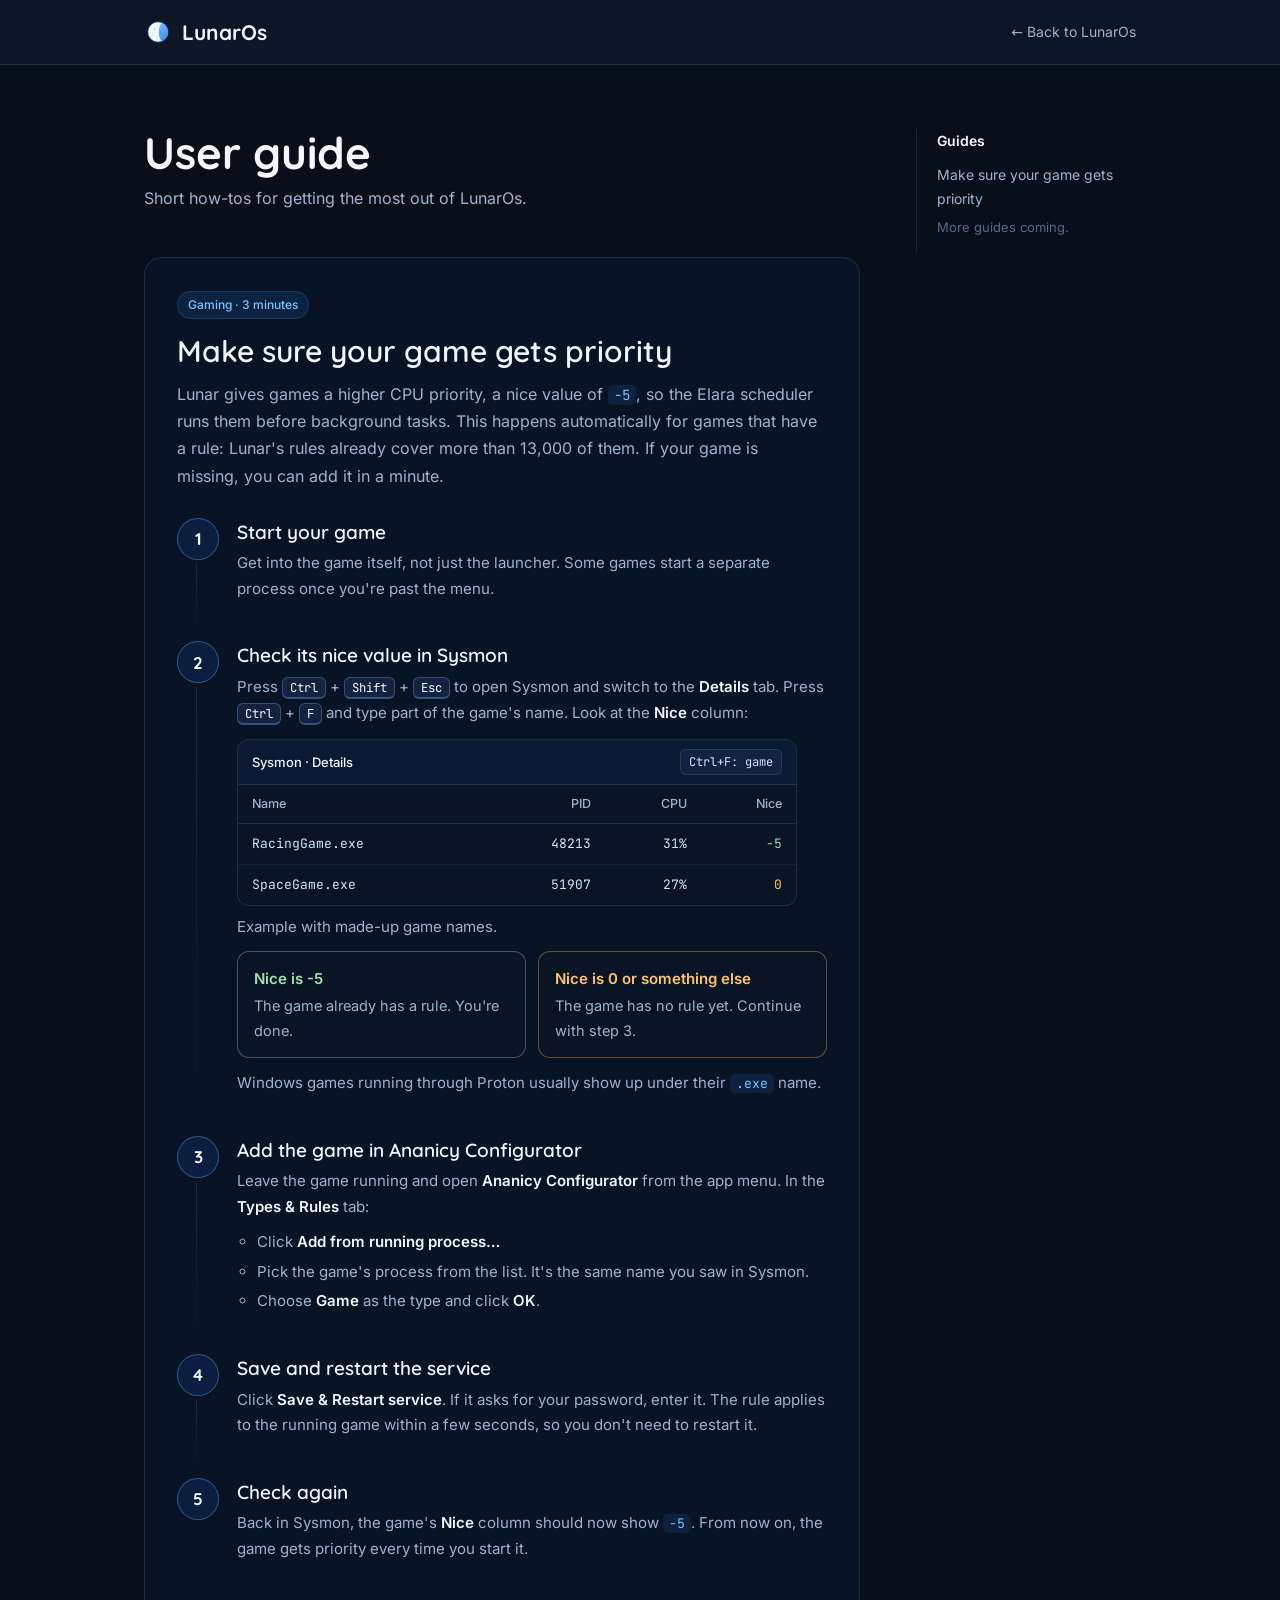
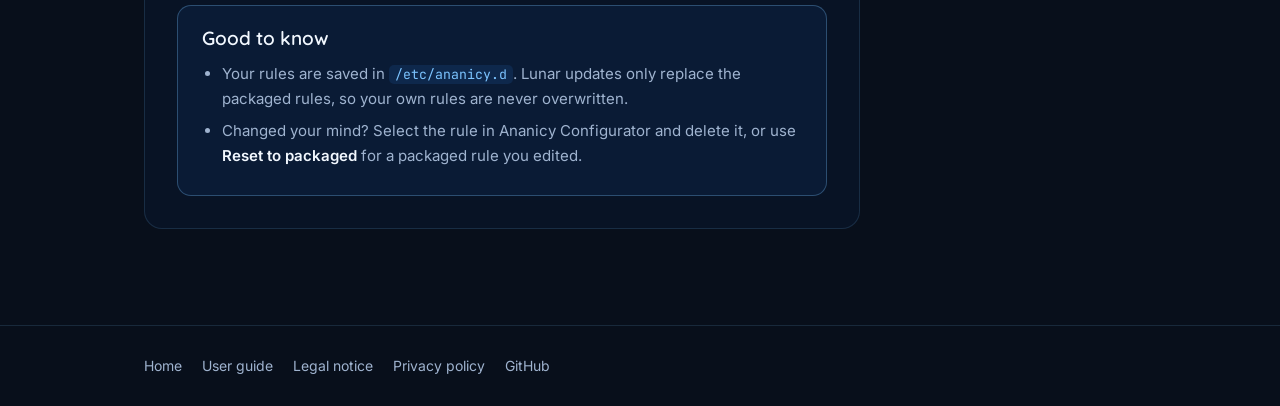
<file: guide.html>
<!DOCTYPE html>
<html lang="en">
<head>
<meta charset="utf-8">
<meta name="viewport" content="width=device-width, initial-scale=1">
<title>User guide – LunarOs</title>
<meta name="description" content="Short guides for getting the most out of LunarOs, starting with making sure your games get CPU priority.">
<meta name="theme-color" content="#0d1626">
<link rel="icon" href="assets/lunar-logo.svg" type="image/svg+xml">
<link rel="stylesheet" href="assets/fonts/fonts.css">
<style>
:root{--ice:#f2f8ff;--frost:#cfe6ff;--sky:#7cc4ff;--blue:#2f80ed;--night:#0d1626;--deep:#080f1b;--line:rgba(124,196,255,.14);--muted:#9fb3cf;--good:#9ce3b5;--warn:#ffc46b}
*{box-sizing:border-box;margin:0;padding:0}
html{scroll-behavior:smooth;scroll-padding-top:24px}
body{background:var(--deep);color:var(--frost);font:16px/1.7 Inter,system-ui,sans-serif;-webkit-font-smoothing:antialiased}
a{color:var(--sky);text-decoration:none}a:hover{color:var(--ice)}
code{font-family:"JetBrains Mono",ui-monospace,monospace;font-size:.88em;color:var(--sky);background:rgba(47,128,237,.12);padding:1px 6px;border-radius:5px}
kbd{font-family:"JetBrains Mono",ui-monospace,monospace;font-size:.82em;color:var(--ice);background:#13233f;border:1px solid rgba(124,196,255,.3);border-bottom-width:2px;padding:1px 7px;border-radius:6px;white-space:nowrap}
b,strong{color:var(--ice);font-weight:600}
.nav{border-bottom:1px solid var(--line);background:var(--night)}
.wrap{max-width:1040px;margin:0 auto;padding:0 24px}
.nav .wrap{display:flex;align-items:center;justify-content:space-between;height:64px}
.brand{display:flex;align-items:center;gap:10px;font:700 21px Quicksand,sans-serif;color:var(--ice)}
.brand img{width:28px;height:28px}
.back{font-size:14px;color:var(--muted)}
main{padding:64px 0 96px}
.layout{display:grid;grid-template-columns:minmax(0,1fr) 220px;gap:56px;align-items:start}
h1{font:700 clamp(32px,5vw,44px)/1.1 Quicksand,sans-serif;color:var(--ice);margin-bottom:8px}
.sub{color:var(--muted);margin-bottom:44px;font-size:16px;max-width:620px}
h2{font:600 clamp(24px,3vw,30px)/1.2 Quicksand,sans-serif;color:var(--ice);margin-bottom:12px}
h3{font:600 19px/1.3 Quicksand,sans-serif;color:var(--ice);margin-bottom:6px}
p{margin-bottom:14px}
.guide{padding:32px;border:1px solid var(--line);border-radius:18px;background:rgba(11,30,63,.3)}
.guide>p{color:var(--muted);max-width:640px}
.tag{display:inline-block;font-size:12px;font-weight:500;color:var(--sky);background:rgba(47,128,237,.14);border:1px solid var(--line);padding:3px 10px;border-radius:999px;margin-bottom:14px}
.steps{list-style:none;counter-reset:s;margin-top:28px;display:grid;gap:4px}
.steps>li{min-width:0;counter-increment:s;position:relative;padding:2px 0 26px 60px}
.steps>li::before{content:counter(s);position:absolute;left:0;top:0;width:40px;height:40px;border-radius:50%;display:grid;place-items:center;font:700 17px Quicksand,sans-serif;color:var(--ice);background:#0b1e3f;border:1px solid rgba(124,196,255,.35)}
.steps>li:not(:last-child)::after{content:"";position:absolute;left:19px;top:46px;bottom:4px;width:1px;background:linear-gradient(var(--line),transparent)}
.steps p{color:var(--muted);font-size:15px;margin-bottom:10px}
.steps ul{color:var(--muted);font-size:15px;padding-left:20px;margin-bottom:10px}
.steps li li{margin-bottom:4px}
/* Sysmon example */
.mock{overflow-x:auto;border:1px solid var(--line);border-radius:12px;overflow:hidden;background:#0a1424;margin:14px 0 8px;max-width:560px}
.mock-bar{display:flex;align-items:center;gap:10px;padding:9px 14px;border-bottom:1px solid var(--line);background:rgba(11,30,63,.6);font-size:13px;color:var(--muted)}
.mock-bar b{font-weight:500}
.mock-bar span{margin-left:auto;font-family:"JetBrains Mono",monospace;font-size:12px;color:var(--frost);background:#13233f;border:1px solid var(--line);border-radius:6px;padding:2px 8px}
table{width:100%;border-collapse:collapse;font-size:14px}
th{font-weight:500;color:var(--muted);text-align:left;padding:8px 14px;border-bottom:1px solid var(--line);font-size:12.5px}
td{padding:9px 14px;border-bottom:1px solid rgba(124,196,255,.07);color:var(--frost);font-family:"JetBrains Mono",monospace;font-size:13px}
tr:last-child td{border-bottom:0}
th.n,td.n{text-align:right}
.good{color:var(--good)}.bad{color:var(--warn)}
.cap{font-size:13px;color:#6f84a3;margin-bottom:14px}
.result{display:grid;grid-template-columns:repeat(2,minmax(0,1fr));gap:12px;margin:12px 0}
.result div{padding:14px 16px;border-radius:12px;border:1px solid var(--line);background:#0a1424;font-size:14.5px;color:var(--muted)}
.result strong{display:block;font-size:15px;margin-bottom:2px}
.result .ok{border-color:rgba(156,227,181,.35)}.result .ok strong{color:var(--good)}
.result .no{border-color:rgba(255,196,107,.35)}.result .no strong{color:var(--warn)}
.tips{margin-top:8px;padding:20px 24px;border-radius:14px;border:1px solid rgba(124,196,255,.3);background:rgba(47,128,237,.08)}
.tips h3{margin-bottom:10px}
.tips ul{padding-left:20px;color:var(--muted);font-size:15px}
.tips li{margin-bottom:6px}
.toc{position:sticky;top:24px;font-size:14px;border-left:1px solid var(--line);padding-left:20px}
.toc b{display:block;margin-bottom:10px}
.toc ol{list-style:none;display:grid;gap:7px}
.toc a{color:var(--muted)}.toc a:hover{color:var(--ice)}
.toc .soon{color:#566a88;font-size:13px;margin-top:6px}
footer{border-top:1px solid var(--line);padding:28px 0;font-size:14px;color:var(--muted)}
footer .wrap{display:flex;gap:20px;flex-wrap:wrap}footer a{color:var(--muted)}footer a:hover{color:var(--ice)}
@media(max-width:860px){.layout{grid-template-columns:minmax(0,1fr)}.toc{display:none}}
@media(max-width:600px){.wrap{padding:0 16px}.guide{padding:20px 14px}.steps>li{padding-left:48px}.result{grid-template-columns:1fr}th,td{padding:8px 10px}th:nth-child(3),td:nth-child(3){display:none}}
</style>
</head>
<body>
<header class="nav"><div class="wrap"><a class="brand" href="index.html"><img src="assets/lunar-logo.svg" alt="">LunarOs</a><a class="back" href="index.html">&larr; Back to LunarOs</a></div></header>

<main><div class="wrap"><div class="layout"><div>
<h1>User guide</h1>
<p class="sub">Short how-tos for getting the most out of LunarOs.</p>

<section class="guide" id="game-priority">
  <span class="tag">Gaming &middot; 3 minutes</span>
  <h2>Make sure your game gets priority</h2>
  <p>Lunar gives games a higher CPU priority, a nice value of <code>-5</code>, so the Elara scheduler runs them before background tasks. This happens automatically for games that have a rule: Lunar's rules already cover more than 13,000 of them. If your game is missing, you can add it in a minute.</p>

  <ol class="steps">
    <li>
      <h3>Start your game</h3>
      <p>Get into the game itself, not just the launcher. Some games start a separate process once you're past the menu.</p>
    </li>
    <li>
      <h3>Check its nice value in Sysmon</h3>
      <p>Press <kbd>Ctrl</kbd> + <kbd>Shift</kbd> + <kbd>Esc</kbd> to open Sysmon and switch to the <b>Details</b> tab. Press <kbd>Ctrl</kbd> + <kbd>F</kbd> and type part of the game's name. Look at the <b>Nice</b> column:</p>
      <div class="mock" aria-label="Example of Sysmon's Details tab">
        <div class="mock-bar"><b>Sysmon &middot; Details</b><span>Ctrl+F: game</span></div>
        <table>
          <thead><tr><th>Name</th><th class="n">PID</th><th class="n">CPU</th><th class="n">Nice</th></tr></thead>
          <tbody>
            <tr><td>RacingGame.exe</td><td class="n">48213</td><td class="n">31%</td><td class="n good">-5</td></tr>
            <tr><td>SpaceGame.exe</td><td class="n">51907</td><td class="n">27%</td><td class="n bad">0</td></tr>
          </tbody>
        </table>
      </div>
      <p class="cap">Example with made-up game names.</p>
      <div class="result">
        <div class="ok"><strong>Nice is -5</strong>The game already has a rule. You're done.</div>
        <div class="no"><strong>Nice is 0 or something else</strong>The game has no rule yet. Continue with step 3.</div>
      </div>
      <p>Windows games running through Proton usually show up under their <code>.exe</code> name.</p>
    </li>
    <li>
      <h3>Add the game in Ananicy Configurator</h3>
      <p>Leave the game running and open <b>Ananicy Configurator</b> from the app menu. In the <b>Types &amp; Rules</b> tab:</p>
      <ul>
        <li>Click <b>Add from running process…</b></li>
        <li>Pick the game's process from the list. It's the same name you saw in Sysmon.</li>
        <li>Choose <b>Game</b> as the type and click <b>OK</b>.</li>
      </ul>
    </li>
    <li>
      <h3>Save and restart the service</h3>
      <p>Click <b>Save &amp; Restart service</b>. If it asks for your password, enter it. The rule applies to the running game within a few seconds, so you don't need to restart it.</p>
    </li>
    <li>
      <h3>Check again</h3>
      <p>Back in Sysmon, the game's <b>Nice</b> column should now show <code>-5</code>. From now on, the game gets priority every time you start it.</p>
    </li>
  </ol>

  <div class="tips">
    <h3>Good to know</h3>
    <ul>
      <li>Your rules are saved in <code>/etc/ananicy.d</code>. Lunar updates only replace the packaged rules, so your own rules are never overwritten.</li>
      <li>Changed your mind? Select the rule in Ananicy Configurator and delete it, or use <b>Reset to packaged</b> for a packaged rule you edited.</li>
    </ul>
  </div>
</section>
</div>

<nav class="toc" aria-label="Guides"><b>Guides</b><ol><li><a href="#game-priority">Make sure your game gets priority</a></li></ol><p class="soon">More guides coming.</p></nav>
</div></div></main>

<footer><div class="wrap"><a href="index.html">Home</a><a href="guide.html">User guide</a><a href="legal-notice.html">Legal notice</a><a href="privacy.html">Privacy policy</a><a href="https://github.com/WhitePeace36/LunarOs" target="_blank" rel="noopener">GitHub</a></div></footer>
</body>
</html>
</file>
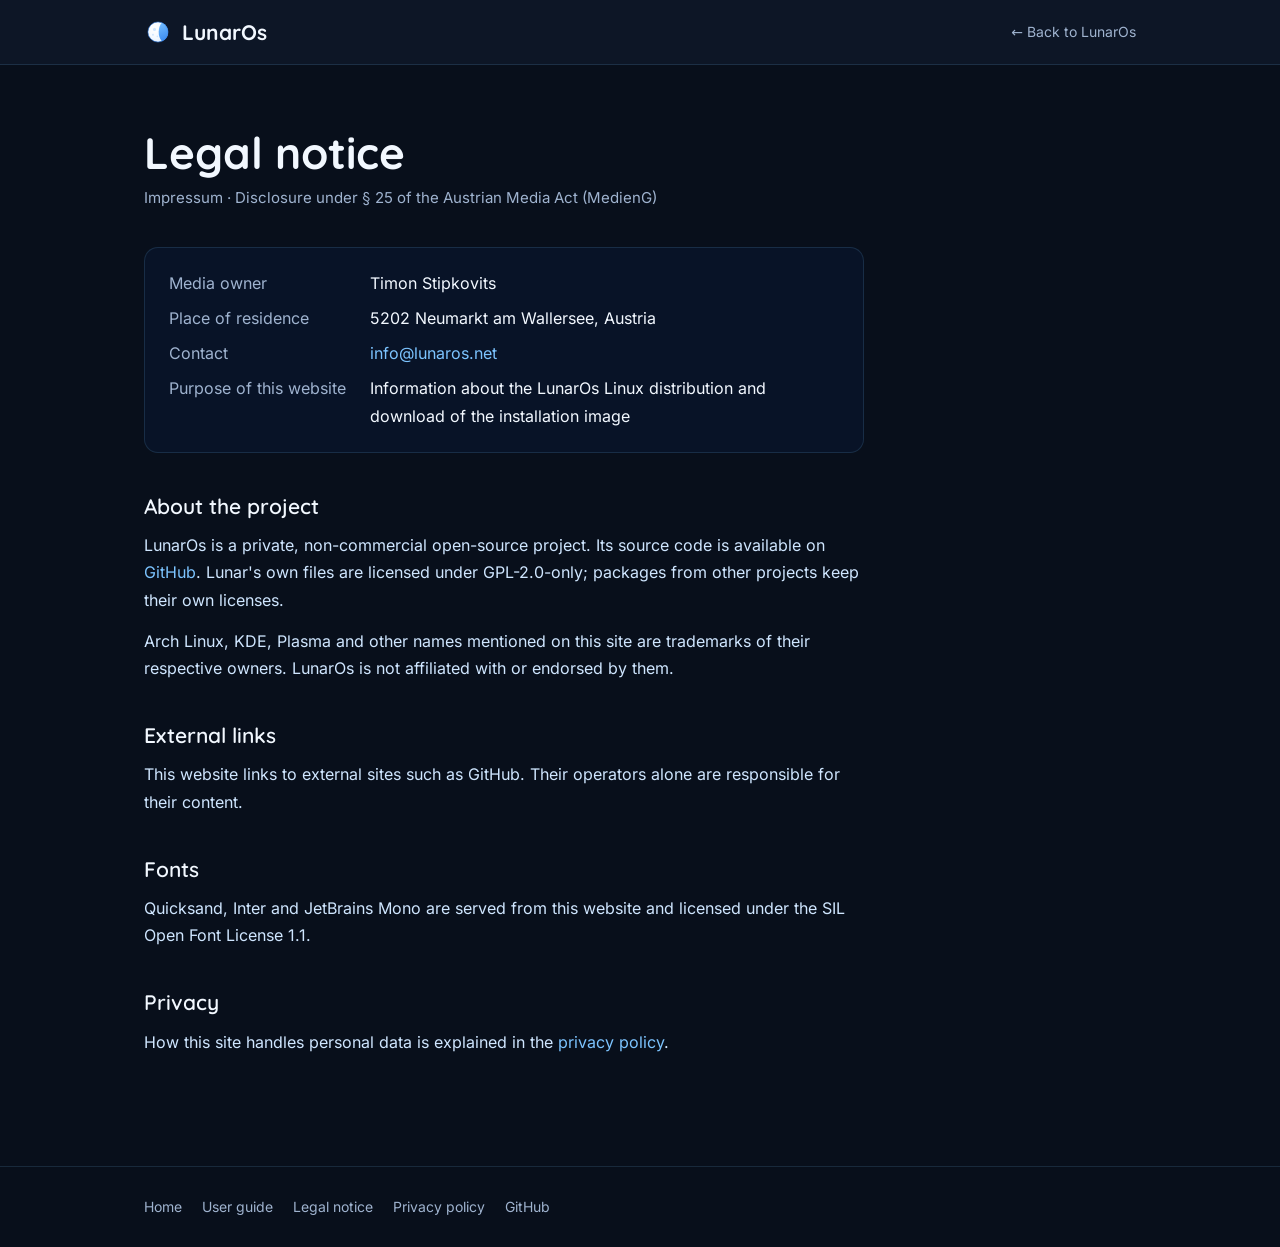
<file: legal-notice.html>
<!DOCTYPE html>
<html lang="en">
<head>
<meta charset="utf-8">
<meta name="viewport" content="width=device-width, initial-scale=1">
<title>Legal notice – LunarOs</title>
<meta name="robots" content="noindex">
<meta name="theme-color" content="#0d1626">
<link rel="icon" href="assets/lunar-logo.svg" type="image/svg+xml">
<link rel="stylesheet" href="assets/fonts/fonts.css">
<style>
:root{--ice:#f2f8ff;--frost:#cfe6ff;--sky:#7cc4ff;--blue:#2f80ed;--night:#0d1626;--deep:#080f1b;--line:rgba(124,196,255,.14);--muted:#9fb3cf}
*{box-sizing:border-box;margin:0;padding:0}
html{scroll-behavior:smooth;scroll-padding-top:24px}
body{background:var(--deep);color:var(--frost);font:16px/1.7 Inter,system-ui,sans-serif;-webkit-font-smoothing:antialiased}
a{color:var(--sky);text-decoration:none}a:hover{color:var(--ice)}
.nav{border-bottom:1px solid var(--line);background:var(--night)}
.nav .wrap{display:flex;align-items:center;justify-content:space-between;height:64px;max-width:1040px}
.wrap{max-width:1040px;margin:0 auto;padding:0 24px}
.brand{display:flex;align-items:center;gap:10px;font:700 21px Quicksand,sans-serif;color:var(--ice)}
.brand img{width:28px;height:28px}
.back{font-size:14px;color:var(--muted)}
main{padding:64px 0 96px}
.layout{display:grid;grid-template-columns:minmax(0,1fr) 220px;gap:56px;align-items:start}
.layout.single{grid-template-columns:minmax(0,720px)}
h1{font:700 clamp(32px,5vw,44px)/1.1 Quicksand,sans-serif;color:var(--ice);margin-bottom:8px}
.sub{color:var(--muted);margin-bottom:36px;font-size:15px}
h2{font:600 21px/1.3 Quicksand,sans-serif;color:var(--ice);margin:40px 0 12px}
p,ul,dl{margin-bottom:14px}
ul{padding-left:22px}li{margin-bottom:4px}
dl{display:grid;grid-template-columns:max-content 1fr;gap:8px 24px;padding:22px 24px;border:1px solid var(--line);border-radius:14px;background:rgba(11,30,63,.35)}
dt{color:var(--muted)}dd{color:var(--ice)}
.summary{padding:20px 24px;border-radius:14px;border:1px solid rgba(124,196,255,.3);background:rgba(47,128,237,.08);margin-bottom:8px}
.summary strong{display:block;font:600 17px Quicksand,sans-serif;color:var(--ice);margin-bottom:6px}
.summary ul{margin:0}
.toc{position:sticky;top:24px;font-size:14px;border-left:1px solid var(--line);padding-left:20px}
.toc b{display:block;color:var(--ice);font-weight:600;margin-bottom:10px}
.toc ol{list-style:none;display:grid;gap:7px}
.toc a{color:var(--muted)}.toc a:hover{color:var(--ice)}
footer{border-top:1px solid var(--line);padding:28px 0;font-size:14px;color:var(--muted)}
footer .wrap{display:flex;gap:20px;flex-wrap:wrap}footer a{color:var(--muted)}footer a:hover{color:var(--ice)}
@media(max-width:860px){.layout{grid-template-columns:minmax(0,1fr)}.toc{display:none}}
@media(max-width:560px){dl{grid-template-columns:1fr;gap:2px}dd{margin-bottom:10px}}
</style>
</head>
<body>
<header class="nav"><div class="wrap"><a class="brand" href="index.html"><img src="assets/lunar-logo.svg" alt="">LunarOs</a><a class="back" href="index.html">&larr; Back to LunarOs</a></div></header>
<main><div class="wrap">
<div class="layout single"><div>
<h1>Legal notice</h1>
<p class="sub">Impressum · Disclosure under § 25 of the Austrian Media Act (MedienG)</p>

<dl>
  <dt>Media owner</dt><dd>Timon Stipkovits</dd>
  <dt>Place of residence</dt><dd>5202 Neumarkt am Wallersee, Austria</dd>
  <dt>Contact</dt><dd><a href="mailto:info@lunaros.net">info@lunaros.net</a></dd>
  <dt>Purpose of this website</dt><dd>Information about the LunarOs Linux distribution and download of the installation image</dd>
</dl>

<h2>About the project</h2>
<p>LunarOs is a private, non-commercial open-source project. Its source code is available on
<a href="https://github.com/WhitePeace36/LunarOs" target="_blank" rel="noopener">GitHub</a>.
Lunar's own files are licensed under GPL-2.0-only; packages from other projects keep their own licenses.</p>
<p>Arch Linux, KDE, Plasma and other names mentioned on this site are trademarks of their respective owners. LunarOs is not affiliated with or endorsed by them.</p>

<h2>External links</h2>
<p>This website links to external sites such as GitHub. Their operators alone are responsible for their content.</p>

<h2>Fonts</h2>
<p>Quicksand, Inter and JetBrains Mono are served from this website and licensed under the SIL Open Font License 1.1.</p>

<h2>Privacy</h2>
<p>How this site handles personal data is explained in the <a href="privacy.html">privacy policy</a>.</p>
</div></div>
</div></main>
<footer><div class="wrap"><a href="index.html">Home</a><a href="guide.html">User guide</a><a href="legal-notice.html">Legal notice</a><a href="privacy.html">Privacy policy</a><a href="https://github.com/WhitePeace36/LunarOs" target="_blank" rel="noopener">GitHub</a></div></footer>
</body>
</html>
</file>
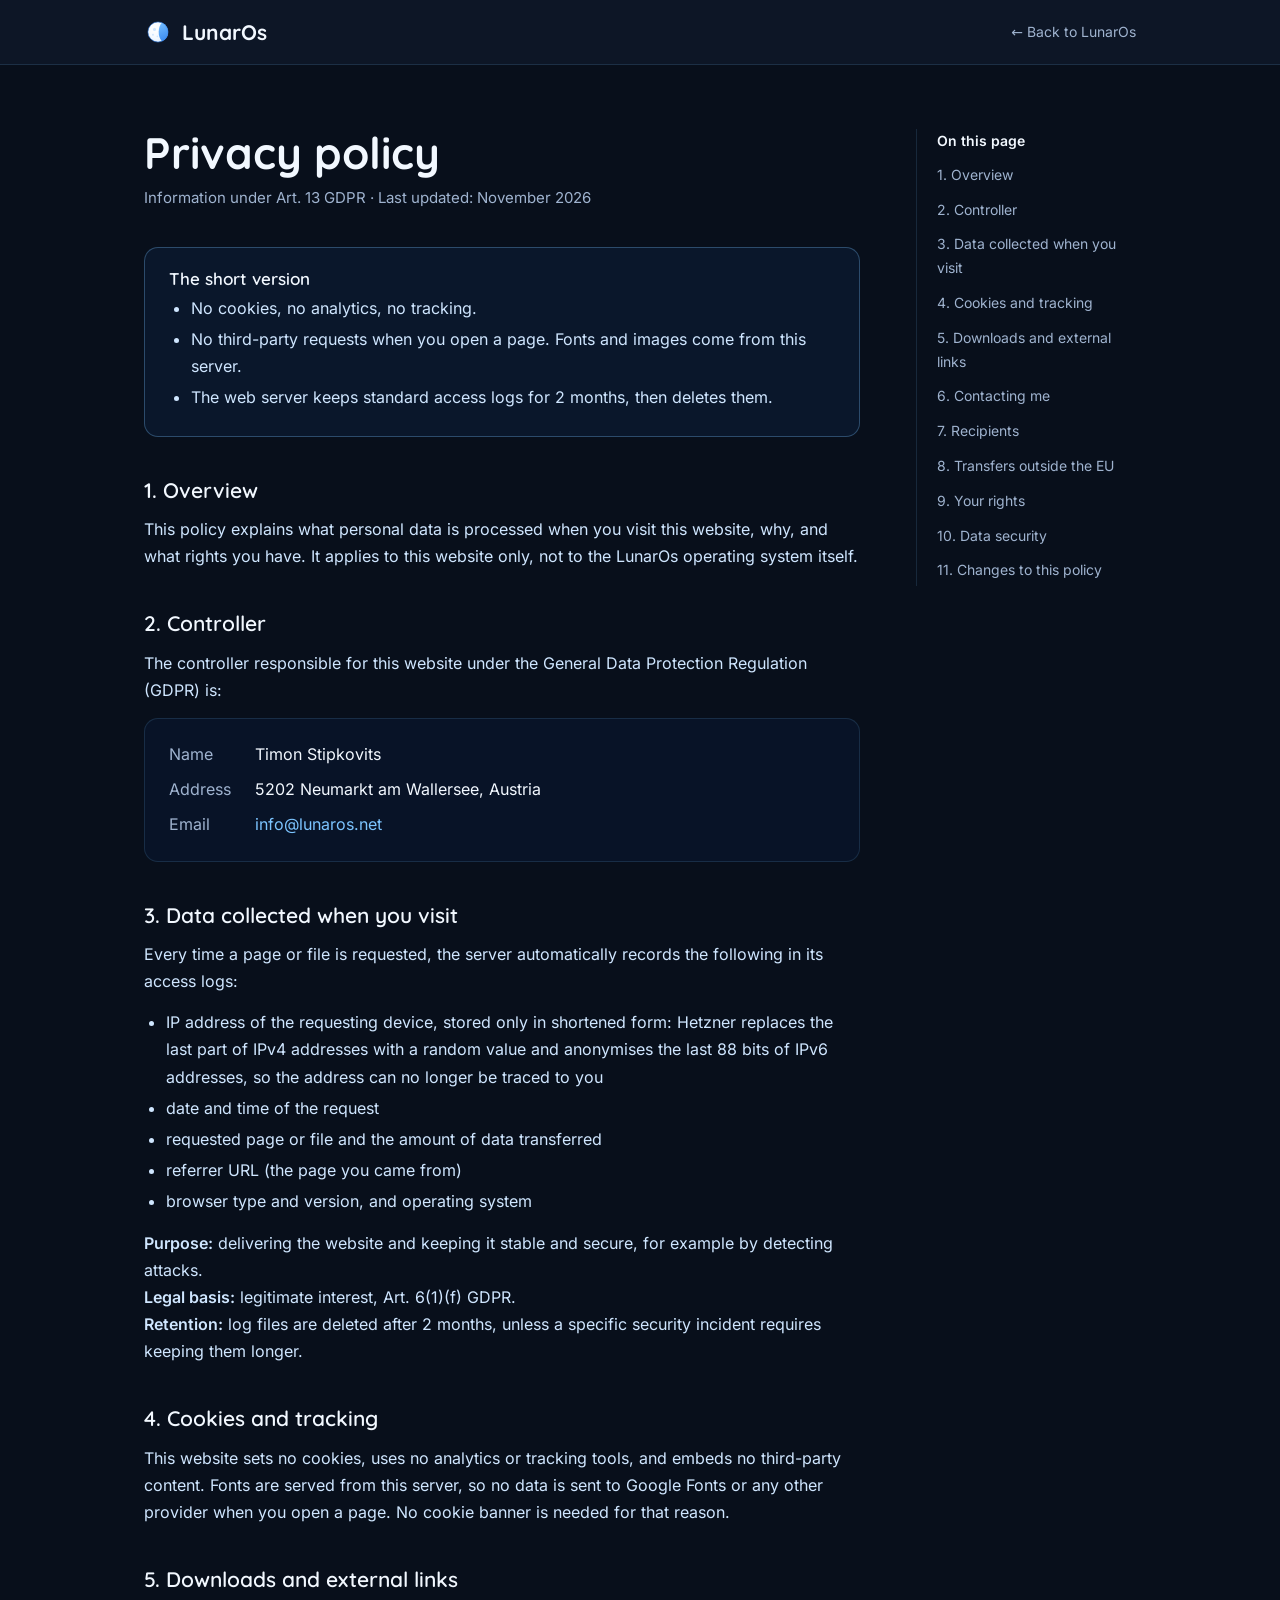
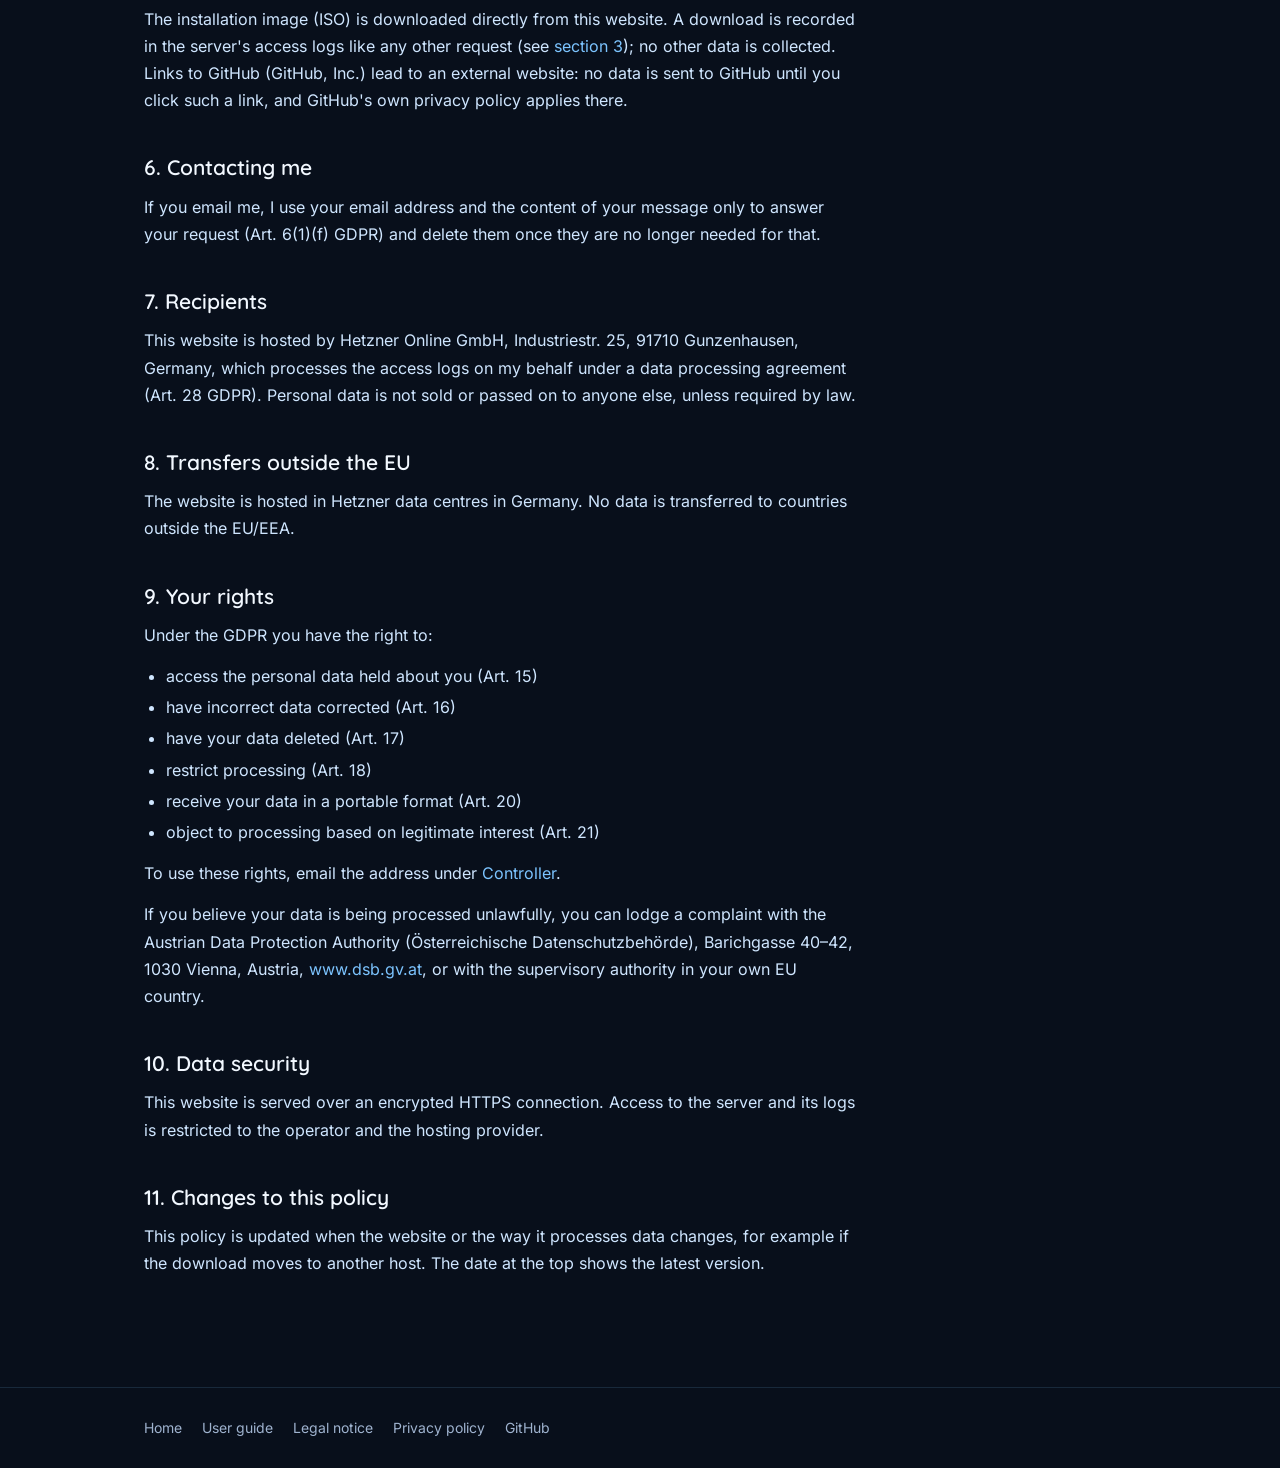
<file: privacy.html>
<!DOCTYPE html>
<html lang="en">
<head>
<meta charset="utf-8">
<meta name="viewport" content="width=device-width, initial-scale=1">
<title>Privacy policy – LunarOs</title>
<meta name="robots" content="noindex">
<meta name="theme-color" content="#0d1626">
<link rel="icon" href="assets/lunar-logo.svg" type="image/svg+xml">
<link rel="stylesheet" href="assets/fonts/fonts.css">
<style>
:root{--ice:#f2f8ff;--frost:#cfe6ff;--sky:#7cc4ff;--blue:#2f80ed;--night:#0d1626;--deep:#080f1b;--line:rgba(124,196,255,.14);--muted:#9fb3cf}
*{box-sizing:border-box;margin:0;padding:0}
html{scroll-behavior:smooth;scroll-padding-top:24px}
body{background:var(--deep);color:var(--frost);font:16px/1.7 Inter,system-ui,sans-serif;-webkit-font-smoothing:antialiased}
a{color:var(--sky);text-decoration:none}a:hover{color:var(--ice)}
.nav{border-bottom:1px solid var(--line);background:var(--night)}
.nav .wrap{display:flex;align-items:center;justify-content:space-between;height:64px;max-width:1040px}
.wrap{max-width:1040px;margin:0 auto;padding:0 24px}
.brand{display:flex;align-items:center;gap:10px;font:700 21px Quicksand,sans-serif;color:var(--ice)}
.brand img{width:28px;height:28px}
.back{font-size:14px;color:var(--muted)}
main{padding:64px 0 96px}
.layout{display:grid;grid-template-columns:minmax(0,1fr) 220px;gap:56px;align-items:start}
.layout.single{grid-template-columns:minmax(0,720px)}
h1{font:700 clamp(32px,5vw,44px)/1.1 Quicksand,sans-serif;color:var(--ice);margin-bottom:8px}
.sub{color:var(--muted);margin-bottom:36px;font-size:15px}
h2{font:600 21px/1.3 Quicksand,sans-serif;color:var(--ice);margin:40px 0 12px}
p,ul,dl{margin-bottom:14px}
ul{padding-left:22px}li{margin-bottom:4px}
dl{display:grid;grid-template-columns:max-content 1fr;gap:8px 24px;padding:22px 24px;border:1px solid var(--line);border-radius:14px;background:rgba(11,30,63,.35)}
dt{color:var(--muted)}dd{color:var(--ice)}
.summary{padding:20px 24px;border-radius:14px;border:1px solid rgba(124,196,255,.3);background:rgba(47,128,237,.08);margin-bottom:8px}
.summary strong{display:block;font:600 17px Quicksand,sans-serif;color:var(--ice);margin-bottom:6px}
.summary ul{margin:0}
.toc{position:sticky;top:24px;font-size:14px;border-left:1px solid var(--line);padding-left:20px}
.toc b{display:block;color:var(--ice);font-weight:600;margin-bottom:10px}
.toc ol{list-style:none;display:grid;gap:7px}
.toc a{color:var(--muted)}.toc a:hover{color:var(--ice)}
footer{border-top:1px solid var(--line);padding:28px 0;font-size:14px;color:var(--muted)}
footer .wrap{display:flex;gap:20px;flex-wrap:wrap}footer a{color:var(--muted)}footer a:hover{color:var(--ice)}
@media(max-width:860px){.layout{grid-template-columns:minmax(0,1fr)}.toc{display:none}}
@media(max-width:560px){dl{grid-template-columns:1fr;gap:2px}dd{margin-bottom:10px}}
</style>
</head>
<body>
<header class="nav"><div class="wrap"><a class="brand" href="index.html"><img src="assets/lunar-logo.svg" alt="">LunarOs</a><a class="back" href="index.html">&larr; Back to LunarOs</a></div></header>
<main><div class="wrap">
<div class="layout"><div>
<h1>Privacy policy</h1>
<p class="sub">Information under Art. 13 GDPR · Last updated: November 2026</p>

<div class="summary">
  <strong>The short version</strong>
  <ul>
    <li>No cookies, no analytics, no tracking.</li>
    <li>No third-party requests when you open a page. Fonts and images come from this server.</li>
    <li>The web server keeps standard access logs for 2 months, then deletes them.</li>
  </ul>
</div>

<h2 id="overview">1. Overview</h2>
<p>This policy explains what personal data is processed when you visit this website, why, and what rights you have. It applies to this website only, not to the LunarOs operating system itself.</p>

<h2 id="controller">2. Controller</h2>
<p>The controller responsible for this website under the General Data Protection Regulation (GDPR) is:</p>
<dl>
  <dt>Name</dt><dd>Timon Stipkovits</dd>
  <dt>Address</dt><dd>5202 Neumarkt am Wallersee, Austria</dd>
  <dt>Email</dt><dd><a href="mailto:info@lunaros.net">info@lunaros.net</a></dd>
</dl>

<h2 id="data">3. Data collected when you visit</h2>
<p>Every time a page or file is requested, the server automatically records the following in its access logs:</p>
<ul>
  <li>IP address of the requesting device, stored only in shortened form: Hetzner replaces the last part of IPv4 addresses with a random value and anonymises the last 88 bits of IPv6 addresses, so the address can no longer be traced to you</li>
  <li>date and time of the request</li>
  <li>requested page or file and the amount of data transferred</li>
  <li>referrer URL (the page you came from)</li>
  <li>browser type and version, and operating system</li>
</ul>
<p><strong>Purpose:</strong> delivering the website and keeping it stable and secure, for example by detecting attacks.<br>
<strong>Legal basis:</strong> legitimate interest, Art. 6(1)(f) GDPR.<br>
<strong>Retention:</strong> log files are deleted after 2 months, unless a specific security incident requires keeping them longer.</p>

<h2 id="cookies">4. Cookies and tracking</h2>
<p>This website sets no cookies, uses no analytics or tracking tools, and embeds no third-party content. Fonts are served from this server, so no data is sent to Google Fonts or any other provider when you open a page. No cookie banner is needed for that reason.</p>

<h2 id="downloads">5. Downloads and external links</h2>
<p>The installation image (ISO) is downloaded directly from this website. A download is recorded in the server's access logs like any other request (see <a href="#data">section 3</a>); no other data is collected. Links to GitHub (GitHub, Inc.) lead to an external website: no data is sent to GitHub until you click such a link, and GitHub's own privacy policy applies there.</p>

<h2 id="email">6. Contacting me</h2>
<p>If you email me, I use your email address and the content of your message only to answer your request (Art. 6(1)(f) GDPR) and delete them once they are no longer needed for that.</p>

<h2 id="recipients">7. Recipients</h2>
<p>This website is hosted by Hetzner Online GmbH, Industriestr. 25, 91710 Gunzenhausen, Germany, which processes the access logs on my behalf under a data processing agreement (Art. 28 GDPR). Personal data is not sold or passed on to anyone else, unless required by law.</p>

<h2 id="transfers">8. Transfers outside the EU</h2>
<p>The website is hosted in Hetzner data centres in Germany. No data is transferred to countries outside the EU/EEA.</p>

<h2 id="rights">9. Your rights</h2>
<p>Under the GDPR you have the right to:</p>
<ul>
  <li>access the personal data held about you (Art. 15)</li>
  <li>have incorrect data corrected (Art. 16)</li>
  <li>have your data deleted (Art. 17)</li>
  <li>restrict processing (Art. 18)</li>
  <li>receive your data in a portable format (Art. 20)</li>
  <li>object to processing based on legitimate interest (Art. 21)</li>
</ul>
<p>To use these rights, email the address under <a href="#controller">Controller</a>.</p>
<p>If you believe your data is being processed unlawfully, you can lodge a complaint with the Austrian Data Protection Authority (Österreichische Datenschutzbehörde), Barichgasse 40–42, 1030 Vienna, Austria, <a href="https://www.dsb.gv.at/" target="_blank" rel="noopener">www.dsb.gv.at</a>, or with the supervisory authority in your own EU country.</p>

<h2 id="security">10. Data security</h2>
<p>This website is served over an encrypted HTTPS connection. Access to the server and its logs is restricted to the operator and the hosting provider.</p>

<h2 id="changes">11. Changes to this policy</h2>
<p>This policy is updated when the website or the way it processes data changes, for example if the download moves to another host. The date at the top shows the latest version.</p>
</div>
<nav class="toc" aria-label="On this page"><b>On this page</b><ol><li><a href="#overview">1. Overview</a></li><li><a href="#controller">2. Controller</a></li><li><a href="#data">3. Data collected when you visit</a></li><li><a href="#cookies">4. Cookies and tracking</a></li><li><a href="#downloads">5. Downloads and external links</a></li><li><a href="#email">6. Contacting me</a></li><li><a href="#recipients">7. Recipients</a></li><li><a href="#transfers">8. Transfers outside the EU</a></li><li><a href="#rights">9. Your rights</a></li><li><a href="#security">10. Data security</a></li><li><a href="#changes">11. Changes to this policy</a></li></ol></nav>
</div>
</div></main>
<footer><div class="wrap"><a href="index.html">Home</a><a href="guide.html">User guide</a><a href="legal-notice.html">Legal notice</a><a href="privacy.html">Privacy policy</a><a href="https://github.com/WhitePeace36/LunarOs" target="_blank" rel="noopener">GitHub</a></div></footer>
</body>
</html>
</file>
<file: assets/fonts/fonts.css>
/* Fonts served from this site (no Google requests). SIL Open Font License 1.1, see OFL-*.txt */
@font-face{font-family:'Quicksand';font-style:normal;font-weight:500;font-display:swap;src:url(quicksand-latin-500-normal.woff2) format('woff2');unicode-range:U+0000-00FF,U+0131,U+0152-0153,U+02BB-02BC,U+02C6,U+02DA,U+02DC,U+0304,U+0308,U+0329,U+2000-206F,U+20AC,U+2122,U+2191,U+2193,U+2212,U+2215,U+FEFF,U+FFFD}
@font-face{font-family:'Quicksand';font-style:normal;font-weight:500;font-display:swap;src:url(quicksand-latin-ext-500-normal.woff2) format('woff2');unicode-range:U+0100-02BA,U+02BD-02C5,U+02C7-02CC,U+02CE-02D7,U+02DD-02FF,U+0304,U+0308,U+0329,U+1D00-1DBF,U+1E00-1E9F,U+1EF2-1EFF,U+2020,U+20A0-20AB,U+20AD-20C0,U+2113,U+2C60-2C7F,U+A720-A7FF}
@font-face{font-family:'Quicksand';font-style:normal;font-weight:600;font-display:swap;src:url(quicksand-latin-600-normal.woff2) format('woff2');unicode-range:U+0000-00FF,U+0131,U+0152-0153,U+02BB-02BC,U+02C6,U+02DA,U+02DC,U+0304,U+0308,U+0329,U+2000-206F,U+20AC,U+2122,U+2191,U+2193,U+2212,U+2215,U+FEFF,U+FFFD}
@font-face{font-family:'Quicksand';font-style:normal;font-weight:600;font-display:swap;src:url(quicksand-latin-ext-600-normal.woff2) format('woff2');unicode-range:U+0100-02BA,U+02BD-02C5,U+02C7-02CC,U+02CE-02D7,U+02DD-02FF,U+0304,U+0308,U+0329,U+1D00-1DBF,U+1E00-1E9F,U+1EF2-1EFF,U+2020,U+20A0-20AB,U+20AD-20C0,U+2113,U+2C60-2C7F,U+A720-A7FF}
@font-face{font-family:'Quicksand';font-style:normal;font-weight:700;font-display:swap;src:url(quicksand-latin-700-normal.woff2) format('woff2');unicode-range:U+0000-00FF,U+0131,U+0152-0153,U+02BB-02BC,U+02C6,U+02DA,U+02DC,U+0304,U+0308,U+0329,U+2000-206F,U+20AC,U+2122,U+2191,U+2193,U+2212,U+2215,U+FEFF,U+FFFD}
@font-face{font-family:'Quicksand';font-style:normal;font-weight:700;font-display:swap;src:url(quicksand-latin-ext-700-normal.woff2) format('woff2');unicode-range:U+0100-02BA,U+02BD-02C5,U+02C7-02CC,U+02CE-02D7,U+02DD-02FF,U+0304,U+0308,U+0329,U+1D00-1DBF,U+1E00-1E9F,U+1EF2-1EFF,U+2020,U+20A0-20AB,U+20AD-20C0,U+2113,U+2C60-2C7F,U+A720-A7FF}
@font-face{font-family:'Inter';font-style:normal;font-weight:400;font-display:swap;src:url(inter-latin-400-normal.woff2) format('woff2');unicode-range:U+0000-00FF,U+0131,U+0152-0153,U+02BB-02BC,U+02C6,U+02DA,U+02DC,U+0304,U+0308,U+0329,U+2000-206F,U+20AC,U+2122,U+2191,U+2193,U+2212,U+2215,U+FEFF,U+FFFD}
@font-face{font-family:'Inter';font-style:normal;font-weight:400;font-display:swap;src:url(inter-latin-ext-400-normal.woff2) format('woff2');unicode-range:U+0100-02BA,U+02BD-02C5,U+02C7-02CC,U+02CE-02D7,U+02DD-02FF,U+0304,U+0308,U+0329,U+1D00-1DBF,U+1E00-1E9F,U+1EF2-1EFF,U+2020,U+20A0-20AB,U+20AD-20C0,U+2113,U+2C60-2C7F,U+A720-A7FF}
@font-face{font-family:'Inter';font-style:normal;font-weight:500;font-display:swap;src:url(inter-latin-500-normal.woff2) format('woff2');unicode-range:U+0000-00FF,U+0131,U+0152-0153,U+02BB-02BC,U+02C6,U+02DA,U+02DC,U+0304,U+0308,U+0329,U+2000-206F,U+20AC,U+2122,U+2191,U+2193,U+2212,U+2215,U+FEFF,U+FFFD}
@font-face{font-family:'Inter';font-style:normal;font-weight:500;font-display:swap;src:url(inter-latin-ext-500-normal.woff2) format('woff2');unicode-range:U+0100-02BA,U+02BD-02C5,U+02C7-02CC,U+02CE-02D7,U+02DD-02FF,U+0304,U+0308,U+0329,U+1D00-1DBF,U+1E00-1E9F,U+1EF2-1EFF,U+2020,U+20A0-20AB,U+20AD-20C0,U+2113,U+2C60-2C7F,U+A720-A7FF}
@font-face{font-family:'Inter';font-style:normal;font-weight:600;font-display:swap;src:url(inter-latin-600-normal.woff2) format('woff2');unicode-range:U+0000-00FF,U+0131,U+0152-0153,U+02BB-02BC,U+02C6,U+02DA,U+02DC,U+0304,U+0308,U+0329,U+2000-206F,U+20AC,U+2122,U+2191,U+2193,U+2212,U+2215,U+FEFF,U+FFFD}
@font-face{font-family:'Inter';font-style:normal;font-weight:600;font-display:swap;src:url(inter-latin-ext-600-normal.woff2) format('woff2');unicode-range:U+0100-02BA,U+02BD-02C5,U+02C7-02CC,U+02CE-02D7,U+02DD-02FF,U+0304,U+0308,U+0329,U+1D00-1DBF,U+1E00-1E9F,U+1EF2-1EFF,U+2020,U+20A0-20AB,U+20AD-20C0,U+2113,U+2C60-2C7F,U+A720-A7FF}
@font-face{font-family:'JetBrains Mono';font-style:normal;font-weight:400;font-display:swap;src:url(jetbrains-mono-latin-400-normal.woff2) format('woff2');unicode-range:U+0000-00FF,U+0131,U+0152-0153,U+02BB-02BC,U+02C6,U+02DA,U+02DC,U+0304,U+0308,U+0329,U+2000-206F,U+20AC,U+2122,U+2191,U+2193,U+2212,U+2215,U+FEFF,U+FFFD}
@font-face{font-family:'JetBrains Mono';font-style:normal;font-weight:400;font-display:swap;src:url(jetbrains-mono-latin-ext-400-normal.woff2) format('woff2');unicode-range:U+0100-02BA,U+02BD-02C5,U+02C7-02CC,U+02CE-02D7,U+02DD-02FF,U+0304,U+0308,U+0329,U+1D00-1DBF,U+1E00-1E9F,U+1EF2-1EFF,U+2020,U+20A0-20AB,U+20AD-20C0,U+2113,U+2C60-2C7F,U+A720-A7FF}
@font-face{font-family:'JetBrains Mono';font-style:normal;font-weight:500;font-display:swap;src:url(jetbrains-mono-latin-500-normal.woff2) format('woff2');unicode-range:U+0000-00FF,U+0131,U+0152-0153,U+02BB-02BC,U+02C6,U+02DA,U+02DC,U+0304,U+0308,U+0329,U+2000-206F,U+20AC,U+2122,U+2191,U+2193,U+2212,U+2215,U+FEFF,U+FFFD}
@font-face{font-family:'JetBrains Mono';font-style:normal;font-weight:500;font-display:swap;src:url(jetbrains-mono-latin-ext-500-normal.woff2) format('woff2');unicode-range:U+0100-02BA,U+02BD-02C5,U+02C7-02CC,U+02CE-02D7,U+02DD-02FF,U+0304,U+0308,U+0329,U+1D00-1DBF,U+1E00-1E9F,U+1EF2-1EFF,U+2020,U+20A0-20AB,U+20AD-20C0,U+2113,U+2C60-2C7F,U+A720-A7FF}
</file>
